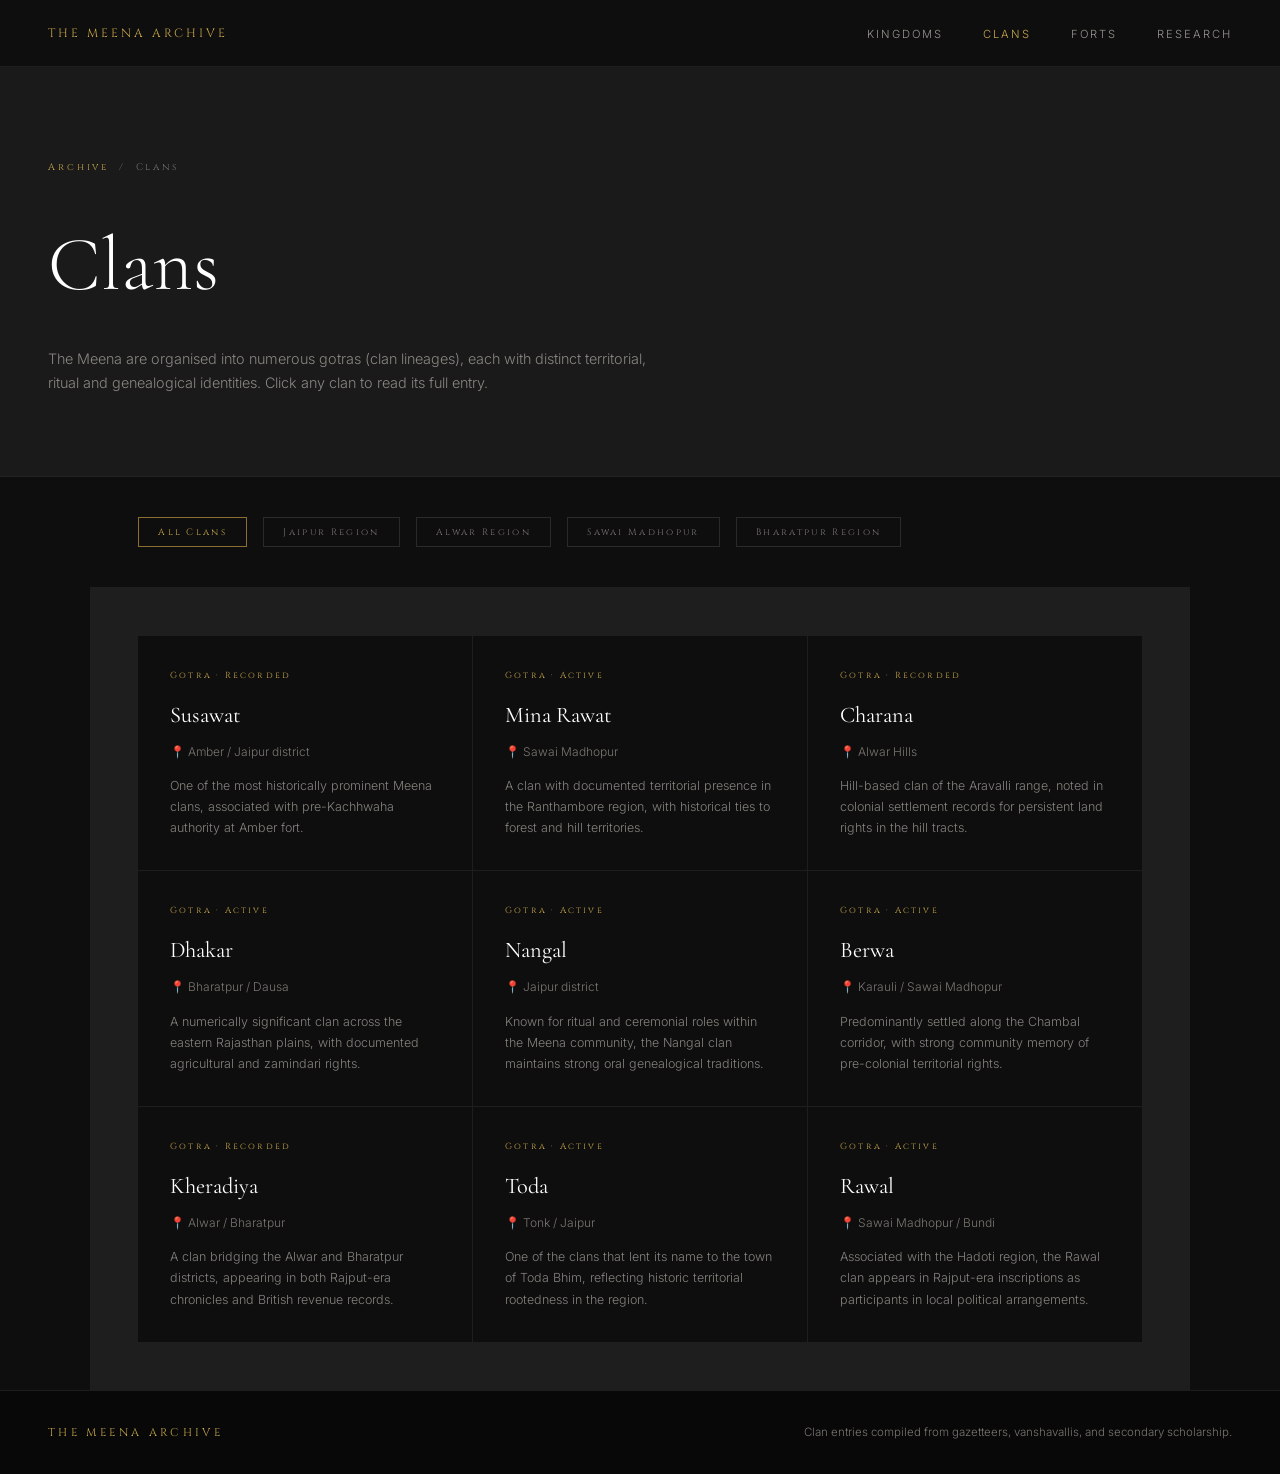
<file: clans.html>
<!DOCTYPE html>
<html lang="en">
<head>
  <meta charset="UTF-8"/>
  <meta name="viewport" content="width=device-width, initial-scale=1.0"/>
  <title>Clans — The Meena Archive</title>
  <link rel="preconnect" href="https://fonts.googleapis.com">
  <link href="https://fonts.googleapis.com/css2?family=Cormorant+Garamond:ital,wght@0,300;0,400;0,600;1,300;1,400&family=Cinzel:wght@400;600&family=Inter:wght@300;400&display=swap" rel="stylesheet">
  <style>
    *, *::before, *::after { box-sizing: border-box; margin: 0; padding: 0; }
    :root { --gold:#C9A84C; --gold-dim:#8a6e32; --ink:#0e0e0e; --stone:#1a1a1a; --ash:#2a2a2a; --parchment:#f2ead8; --text:#d4cfc6; --muted:#7a7570; }
    body { background: var(--ink); color: var(--text); font-family: 'Inter', sans-serif; font-weight: 300; line-height: 1.7; }

    nav { position: fixed; top: 0; left: 0; right: 0; z-index: 100; display: flex; align-items: center; justify-content: space-between; padding: 1.2rem 3rem; background: rgba(14,14,14,0.95); border-bottom: 1px solid #1e1e1e; }
    .nav-brand { font-family: 'Cinzel', serif; font-size: 0.75rem; letter-spacing: 0.25em; color: var(--gold); text-decoration: none; }
    .nav-links { display: flex; gap: 2.5rem; list-style: none; }
    .nav-links a { font-size: 0.7rem; letter-spacing: 0.18em; text-transform: uppercase; color: var(--text); text-decoration: none; opacity: 0.7; transition: opacity 0.3s, color 0.3s; }
    .nav-links a:hover, .nav-links a.active { opacity: 1; color: var(--gold); }

    .page-hero { padding: 10rem 3rem 5rem; background: var(--stone); border-bottom: 1px solid #222; }
    .breadcrumb { font-family: 'Cinzel', serif; font-size: 0.6rem; letter-spacing: 0.3em; color: var(--muted); margin-bottom: 1.5rem; }
    .breadcrumb a { color: var(--gold); text-decoration: none; }
    .page-title { font-family: 'Cormorant Garamond', serif; font-size: clamp(3rem, 6vw, 5rem); font-weight: 300; color: #fff; margin-bottom: 1rem; }
    .page-sub { font-size: 0.9rem; color: var(--text); opacity: 0.6; max-width: 600px; }

    .filter-bar { padding: 2.5rem 3rem; background: var(--ink); border-bottom: 1px solid #1e1e1e; display: flex; gap: 1rem; flex-wrap: wrap; max-width: 1100px; margin: 0 auto; }
    .filter-btn { font-family: 'Cinzel', serif; font-size: 0.58rem; letter-spacing: 0.25em; color: var(--muted); border: 1px solid #2a2a2a; padding: 0.5rem 1.2rem; cursor: pointer; background: none; transition: all 0.3s; }
    .filter-btn:hover, .filter-btn.active { color: var(--gold); border-color: var(--gold-dim); }

    .clans-grid { padding: 3rem; max-width: 1100px; margin: 0 auto; display: grid; grid-template-columns: repeat(3, 1fr); gap: 1px; background: #1e1e1e; }

    .clan-card { background: var(--ink); padding: 2rem; transition: background 0.3s; cursor: pointer; position: relative; overflow: hidden; }
    .clan-card::after { content: ''; position: absolute; top: 0; left: 0; width: 2px; height: 100%; background: var(--gold); transform: scaleY(0); transform-origin: top; transition: transform 0.4s ease; }
    .clan-card:hover { background: var(--stone); }
    .clan-card:hover::after { transform: scaleY(1); }
    .clan-name { font-family: 'Cormorant Garamond', serif; font-size: 1.4rem; font-weight: 400; color: #fff; margin-bottom: 0.5rem; }
    .clan-gotra { font-family: 'Cinzel', serif; font-size: 0.55rem; letter-spacing: 0.25em; color: var(--gold); margin-bottom: 0.8rem; display: block; }
    .clan-region { font-size: 0.75rem; color: var(--muted); margin-bottom: 0.8rem; }
    .clan-desc { font-size: 0.78rem; color: var(--text); opacity: 0.6; line-height: 1.7; }

    .clan-detail-modal {
      position: fixed; inset: 0; z-index: 200;
      background: rgba(0,0,0,0.85); display: none; align-items: center; justify-content: center;
      padding: 2rem;
    }
    .clan-detail-modal.open { display: flex; }
    .modal-inner { background: var(--stone); border: 1px solid #2a2a2a; border-left: 3px solid var(--gold); max-width: 700px; width: 100%; padding: 3rem; position: relative; max-height: 85vh; overflow-y: auto; }
    .modal-close { position: absolute; top: 1.5rem; right: 1.5rem; font-family: 'Cinzel', serif; font-size: 0.6rem; letter-spacing: 0.2em; color: var(--muted); cursor: pointer; background: none; border: none; }
    .modal-close:hover { color: var(--gold); }
    .modal-tag { font-family: 'Cinzel', serif; font-size: 0.55rem; letter-spacing: 0.3em; color: var(--gold); margin-bottom: 1rem; display: block; }
    .modal-title { font-family: 'Cormorant Garamond', serif; font-size: 2.2rem; font-weight: 300; color: #fff; margin-bottom: 1.5rem; }
    .modal-body p { font-size: 0.83rem; color: var(--text); opacity: 0.75; line-height: 1.9; margin-bottom: 1rem; }
    .modal-meta { display: grid; grid-template-columns: 1fr 1fr; gap: 1.5rem; margin-top: 2rem; border-top: 1px solid #2a2a2a; padding-top: 2rem; }
    .meta-item label { font-family: 'Cinzel', serif; font-size: 0.55rem; letter-spacing: 0.25em; color: var(--muted); display: block; margin-bottom: 0.3rem; }
    .meta-item span { font-size: 0.82rem; color: var(--text); }

    footer { background: #080808; padding: 2rem 3rem; border-top: 1px solid #1e1e1e; display: flex; align-items: center; justify-content: space-between; flex-wrap: wrap; gap: 1rem; }
    .footer-brand { font-family: 'Cinzel', serif; font-size: 0.7rem; letter-spacing: 0.3em; color: var(--gold); }
    .footer-note { font-size: 0.72rem; color: var(--muted); }

    @media(max-width:768px) {
      nav { padding: 1rem 1.5rem; } .nav-links { display:none; }
      .clans-grid { grid-template-columns: 1fr; padding: 2rem 1.5rem; }
      .filter-bar { padding: 1.5rem; }
      .modal-meta { grid-template-columns: 1fr; }
    }
  </style>
</head>
<body>

  <nav>
    <a href="index.html" class="nav-brand">THE MEENA ARCHIVE</a>
    <ul class="nav-links">
      <li><a href="kingdoms.html">Kingdoms</a></li>
      <li><a href="clans.html" class="active">Clans</a></li>
      <li><a href="forts.html">Forts</a></li>
      <li><a href="research.html">Research</a></li>
    </ul>
  </nav>

  <div class="page-hero">
    <p class="breadcrumb"><a href="index.html">Archive</a> &nbsp;/&nbsp; Clans</p>
    <h1 class="page-title">Clans</h1>
    <p class="page-sub">The Meena are organised into numerous gotras (clan lineages), each with distinct territorial, ritual and genealogical identities. Click any clan to read its full entry.</p>
  </div>

  <div class="filter-bar">
    <button class="filter-btn active" onclick="filterClans('all', this)">All Clans</button>
    <button class="filter-btn" onclick="filterClans('jaipur', this)">Jaipur Region</button>
    <button class="filter-btn" onclick="filterClans('alwar', this)">Alwar Region</button>
    <button class="filter-btn" onclick="filterClans('sawai', this)">Sawai Madhopur</button>
    <button class="filter-btn" onclick="filterClans('bharatpur', this)">Bharatpur Region</button>
  </div>

  <div class="clans-grid" id="clans-grid">

    <div class="clan-card" data-region="jaipur" onclick="openModal('susawat')">
      <span class="clan-gotra">Gotra · Recorded</span>
      <div class="clan-name">Susawat</div>
      <div class="clan-region">📍 Amber / Jaipur district</div>
      <p class="clan-desc">One of the most historically prominent Meena clans, associated with pre-Kachhwaha authority at Amber fort.</p>
    </div>

    <div class="clan-card" data-region="sawai" onclick="openModal('mina-rawat')">
      <span class="clan-gotra">Gotra · Active</span>
      <div class="clan-name">Mina Rawat</div>
      <div class="clan-region">📍 Sawai Madhopur</div>
      <p class="clan-desc">A clan with documented territorial presence in the Ranthambore region, with historical ties to forest and hill territories.</p>
    </div>

    <div class="clan-card" data-region="alwar" onclick="openModal('charana')">
      <span class="clan-gotra">Gotra · Recorded</span>
      <div class="clan-name">Charana</div>
      <div class="clan-region">📍 Alwar Hills</div>
      <p class="clan-desc">Hill-based clan of the Aravalli range, noted in colonial settlement records for persistent land rights in the hill tracts.</p>
    </div>

    <div class="clan-card" data-region="bharatpur" onclick="openModal('dhakar')">
      <span class="clan-gotra">Gotra · Active</span>
      <div class="clan-name">Dhakar</div>
      <div class="clan-region">📍 Bharatpur / Dausa</div>
      <p class="clan-desc">A numerically significant clan across the eastern Rajasthan plains, with documented agricultural and zamindari rights.</p>
    </div>

    <div class="clan-card" data-region="jaipur" onclick="openModal('nangal')">
      <span class="clan-gotra">Gotra · Active</span>
      <div class="clan-name">Nangal</div>
      <div class="clan-region">📍 Jaipur district</div>
      <p class="clan-desc">Known for ritual and ceremonial roles within the Meena community, the Nangal clan maintains strong oral genealogical traditions.</p>
    </div>

    <div class="clan-card" data-region="sawai" onclick="openModal('berwa')">
      <span class="clan-gotra">Gotra · Active</span>
      <div class="clan-name">Berwa</div>
      <div class="clan-region">📍 Karauli / Sawai Madhopur</div>
      <p class="clan-desc">Predominantly settled along the Chambal corridor, with strong community memory of pre-colonial territorial rights.</p>
    </div>

    <div class="clan-card" data-region="alwar" onclick="openModal('kheradiya')">
      <span class="clan-gotra">Gotra · Recorded</span>
      <div class="clan-name">Kheradiya</div>
      <div class="clan-region">📍 Alwar / Bharatpur</div>
      <p class="clan-desc">A clan bridging the Alwar and Bharatpur districts, appearing in both Rajput-era chronicles and British revenue records.</p>
    </div>

    <div class="clan-card" data-region="jaipur" onclick="openModal('toda')">
      <span class="clan-gotra">Gotra · Active</span>
      <div class="clan-name">Toda</div>
      <div class="clan-region">📍 Tonk / Jaipur</div>
      <p class="clan-desc">One of the clans that lent its name to the town of Toda Bhim, reflecting historic territorial rootedness in the region.</p>
    </div>

    <div class="clan-card" data-region="sawai" onclick="openModal('rawal')">
      <span class="clan-gotra">Gotra · Active</span>
      <div class="clan-name">Rawal</div>
      <div class="clan-region">📍 Sawai Madhopur / Bundi</div>
      <p class="clan-desc">Associated with the Hadoti region, the Rawal clan appears in Rajput-era inscriptions as participants in local political arrangements.</p>
    </div>

  </div>

  <!-- MODAL -->
  <div class="clan-detail-modal" id="clanModal" onclick="closeModal(event)">
    <div class="modal-inner">
      <button class="modal-close" onclick="closeModalDirect()">✕ Close</button>
      <span class="modal-tag" id="modal-tag">Clan Entry</span>
      <h2 class="modal-title" id="modal-title">—</h2>
      <div class="modal-body" id="modal-body"></div>
      <div class="modal-meta" id="modal-meta"></div>
    </div>
  </div>

  <footer>
    <div class="footer-brand">THE MEENA ARCHIVE</div>
    <p class="footer-note">Clan entries compiled from gazetteers, vanshavallis, and secondary scholarship.</p>
  </footer>

  <script>
    const clans = {
      susawat: {
        tag: 'Clan · Jaipur Region · Pre-11th century',
        title: 'Susawat',
        body: `<p>The Susawat clan of the Meena is historically associated with the Amber region of present-day Jaipur district. They are traditionally credited as the original holders of the Amber hill fort before the Kachhwaha Rajput clans established their dominance over the territory, a transition that local traditions place somewhere in the 10th–12th centuries CE.</p>
        <p>Even after the political transition, Susawat Meena retained roles as gatekeepers and ritual custodians at the Amber fort complex — a form of symbolic continuity that persisted into the Mughal era. Colonial gazetteers of the late 19th century document Susawat settlements across Jaipur district.</p>
        <p>The clan's oral genealogies (vanshavallis) preserved by community bards represent one of the few internally generated historical sources for early Meena political presence in the Dhundhar region.</p>`,
        meta: { 'Primary Territory': 'Amber / Jaipur district', 'Period of Documented Presence': 'Pre-11th century CE onwards', 'Key Sources': 'Colonial gazetteers, community vanshavallis', 'Current Distribution': 'Jaipur, Dausa districts' }
      },
      'mina-rawat': {
        tag: 'Clan · Sawai Madhopur Region · Medieval–Present',
        title: 'Mina Rawat',
        body: `<p>The Mina Rawat clan has historically been associated with the Ranthambore region of Sawai Madhopur, one of the most strategically significant hill territories in eastern Rajasthan. The fort of Ranthambore — later associated with Chahamana (Chauhan) Rajput resistance against the Delhi Sultanate — was an area of significant Meena territorial presence.</p>
        <p>This clan appears in colonial settlement records as holders of rights in forest tracts adjacent to the Ranthambore hills, and community memory preserves accounts of interaction with successive political authorities — Rajput, Mughal, and British.</p>`,
        meta: { 'Primary Territory': 'Sawai Madhopur, Ranthambore corridor', 'Period': 'Medieval onwards', 'Key Sources': 'British settlement reports, oral traditions', 'Current Distribution': 'Sawai Madhopur, Karauli' }
      },
      charana: {
        tag: 'Clan · Alwar Region · Medieval–Present',
        title: 'Charana',
        body: `<p>The Charana Meena are predominantly settled in the Aravalli hill tracts of Alwar district. The hill terrain provided this clan with a degree of autonomy that plains-based communities rarely maintained through successive political transitions.</p>
        <p>British revenue settlement records from the 1860s–1890s document Charana Meena as holders of hill-tract rights that predated British administration. Negotiations over these rights form part of the broader colonial history of tribal land tenure in Rajasthan.</p>`,
        meta: { 'Primary Territory': 'Alwar Hills, Aravalli range', 'Period': 'Medieval onwards', 'Key Sources': 'Alwar State Gazetteer, British settlement reports', 'Current Distribution': 'Alwar, Bharatpur districts' }
      },
      dhakar: {
        tag: 'Clan · Bharatpur / Dausa Region · Medieval–Present',
        title: 'Dhakar',
        body: `<p>The Dhakar are among the more numerically significant Meena clans of the eastern Rajasthan plains. Their historical presence spans Bharatpur and Dausa districts, with documented rights as zamindars and agricultural settlement holders.</p>
        <p>The clan's position in the plains-agrarian economy — as distinct from hill-based clans — meant earlier and deeper integration with successive revenue extraction systems, from Mughal mansabdari to colonial settlement.</p>`,
        meta: { 'Primary Territory': 'Bharatpur, Dausa districts', 'Period': 'Medieval onwards', 'Key Sources': 'Mughal revenue records, colonial gazetteers', 'Current Distribution': 'Bharatpur, Dausa, Alwar' }
      },
      nangal: {
        tag: 'Clan · Jaipur Region · Present',
        title: 'Nangal',
        body: `<p>The Nangal clan is known within Meena community memory for its custodial and ritual roles. The oral genealogical traditions maintained by Nangal elders have been an important source for reconstructing Meena kinship structures and territorial histories.</p>
        <p>Settlement patterns suggest concentration in Jaipur district, with the clan playing roles in community religious organization through the historical period.</p>`,
        meta: { 'Primary Territory': 'Jaipur district', 'Period': 'Historically continuous', 'Key Sources': 'Community oral traditions', 'Current Distribution': 'Jaipur, Tonk districts' }
      },
      berwa: {
        tag: 'Clan · Chambal Corridor · Medieval–Present',
        title: 'Berwa',
        body: `<p>The Berwa Meena are settled along the Chambal corridor and in the Karauli–Sawai Madhopur region. Community historical memory places the Berwa among those clans that maintained territorial rights in the ravine-and-valley landscape of the Chambal basin through significant political transitions.</p>
        <p>The Chambal's geographic character — its deep ravines providing natural refuge — has shaped the Berwa clan's historical relationship with state authority in distinctive ways.</p>`,
        meta: { 'Primary Territory': 'Karauli, Chambal basin', 'Period': 'Medieval onwards', 'Key Sources': 'British criminal tribe records (contested), oral traditions', 'Current Distribution': 'Karauli, Sawai Madhopur' }
      },
      kheradiya: {
        tag: 'Clan · Alwar / Bharatpur · Recorded',
        title: 'Kheradiya',
        body: `<p>The Kheradiya clan occupies the transitional zone between the Alwar and Bharatpur districts, an area that historically bridged hill-based and plains-based Meena settlement patterns. Their appearance in both Rajput-era chronicles and British-era revenue documents points to a long presence in this corridor.</p>`,
        meta: { 'Primary Territory': 'Alwar–Bharatpur corridor', 'Period': 'Medieval onwards', 'Key Sources': 'State chronicles, revenue records', 'Current Distribution': 'Alwar, Bharatpur' }
      },
      toda: {
        tag: 'Clan · Tonk / Jaipur Region · Active',
        title: 'Toda',
        body: `<p>The Toda clan is of particular toponymic significance: the town of Toda Bhim in Karauli district is traditionally associated with Meena settlement and likely preserves a Meena clan name in its toponym. This kind of place-name evidence is often the only indicator of pre-Rajput Meena territorial presence in a given location.</p>`,
        meta: { 'Primary Territory': 'Tonk, Karauli, Jaipur districts', 'Period': 'Medieval onwards', 'Key Sources': 'Toponymic evidence, community memory', 'Current Distribution': 'Tonk, Jaipur, Karauli' }
      },
      rawal: {
        tag: 'Clan · Hadoti Region · Active',
        title: 'Rawal',
        body: `<p>The Rawal clan of the Meena is concentrated in the Sawai Madhopur and Bundi corridor, the transition zone between eastern Rajasthan and the Hadoti region. They appear in Rajput-era inscriptions as participants in local political arrangements, suggesting integration into the regional political economy while maintaining distinct community identity.</p>`,
        meta: { 'Primary Territory': 'Sawai Madhopur, Bundi', 'Period': 'Medieval onwards', 'Key Sources': 'Rajput inscriptions, community records', 'Current Distribution': 'Sawai Madhopur, Bundi, Kota' }
      }
    };

    function openModal(id) {
      const c = clans[id];
      if (!c) return;
      document.getElementById('modal-tag').textContent = c.tag;
      document.getElementById('modal-title').textContent = c.title;
      document.getElementById('modal-body').innerHTML = c.body;
      const meta = document.getElementById('modal-meta');
      meta.innerHTML = Object.entries(c.meta).map(([k,v]) => `<div class="meta-item"><label>${k}</label><span>${v}</span></div>`).join('');
      document.getElementById('clanModal').classList.add('open');
      document.body.style.overflow = 'hidden';
    }
    function closeModal(e) { if (e.target.id === 'clanModal') closeModalDirect(); }
    function closeModalDirect() { document.getElementById('clanModal').classList.remove('open'); document.body.style.overflow = ''; }

    function filterClans(region, btn) {
      document.querySelectorAll('.filter-btn').forEach(b => b.classList.remove('active'));
      btn.classList.add('active');
      document.querySelectorAll('.clan-card').forEach(card => {
        card.style.display = (region === 'all' || card.dataset.region === region) ? 'block' : 'none';
      });
    }
  </script>
</body>
</html>
</file>
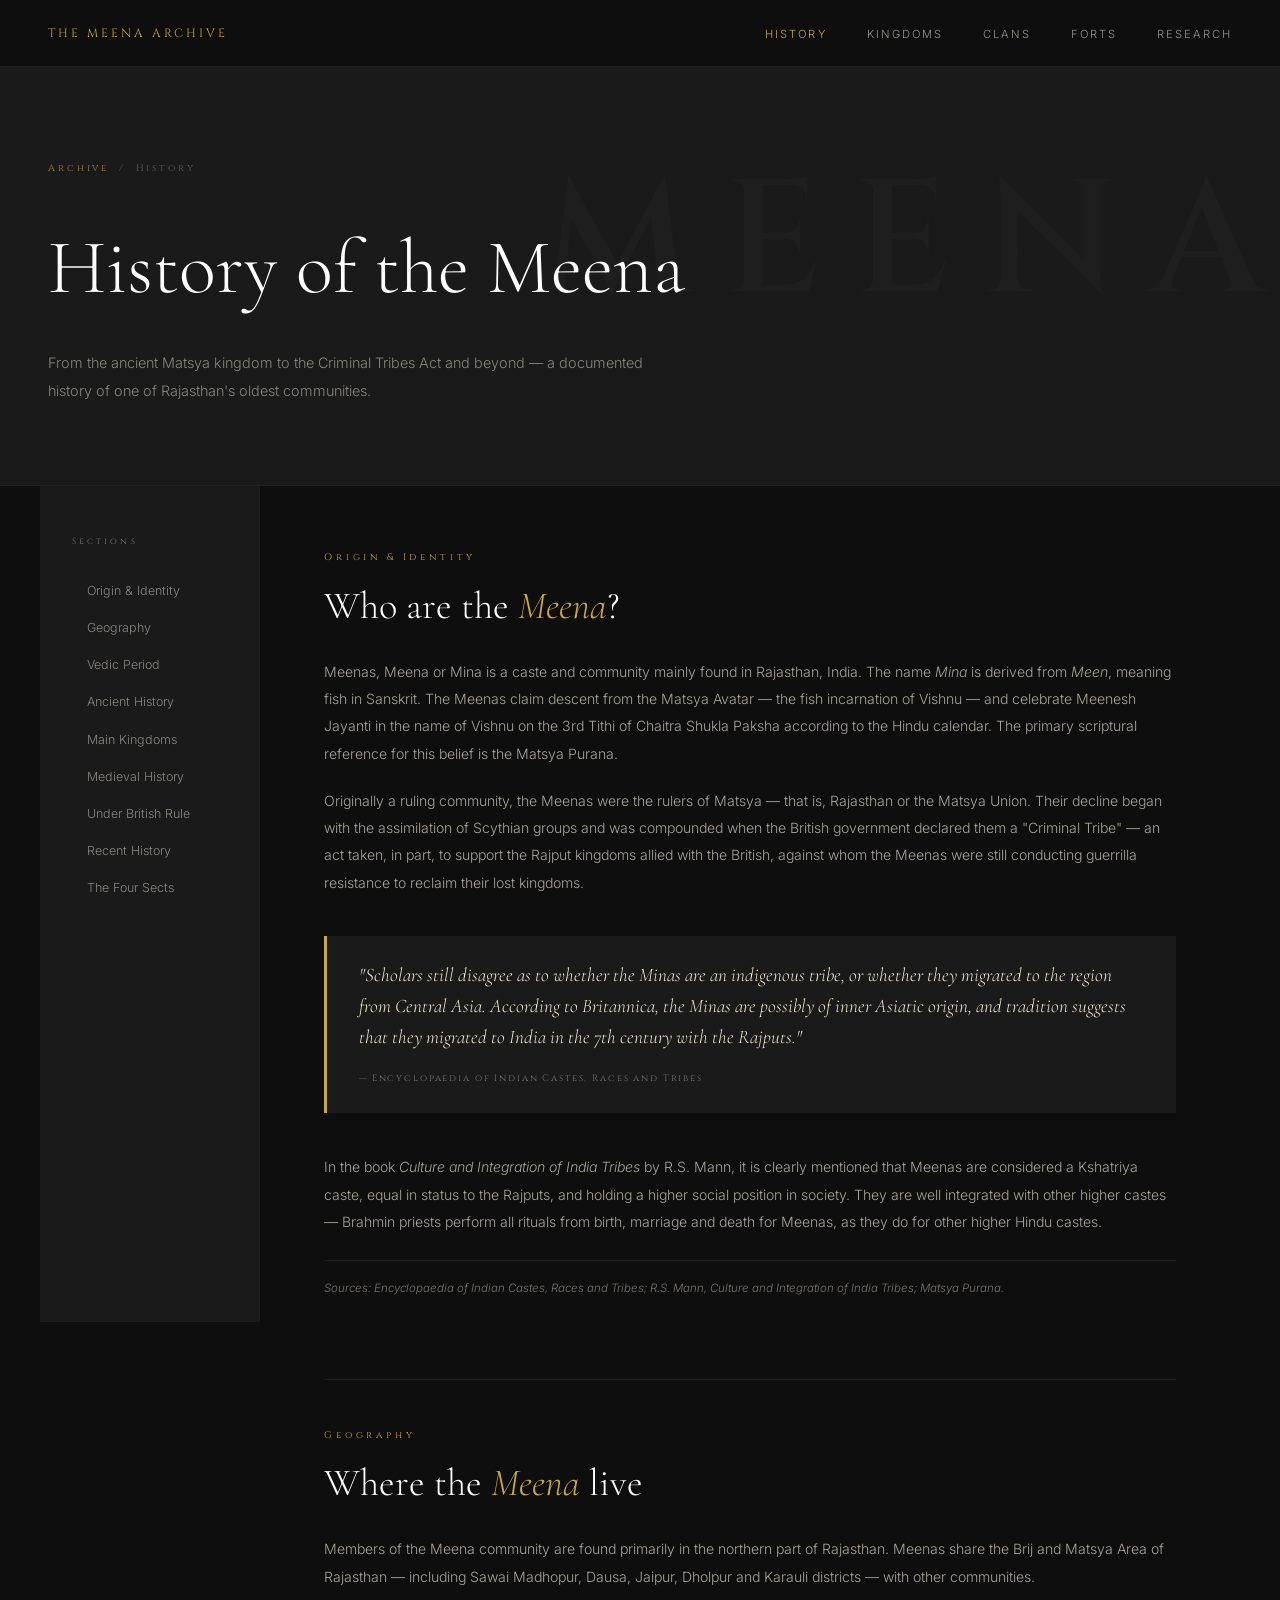
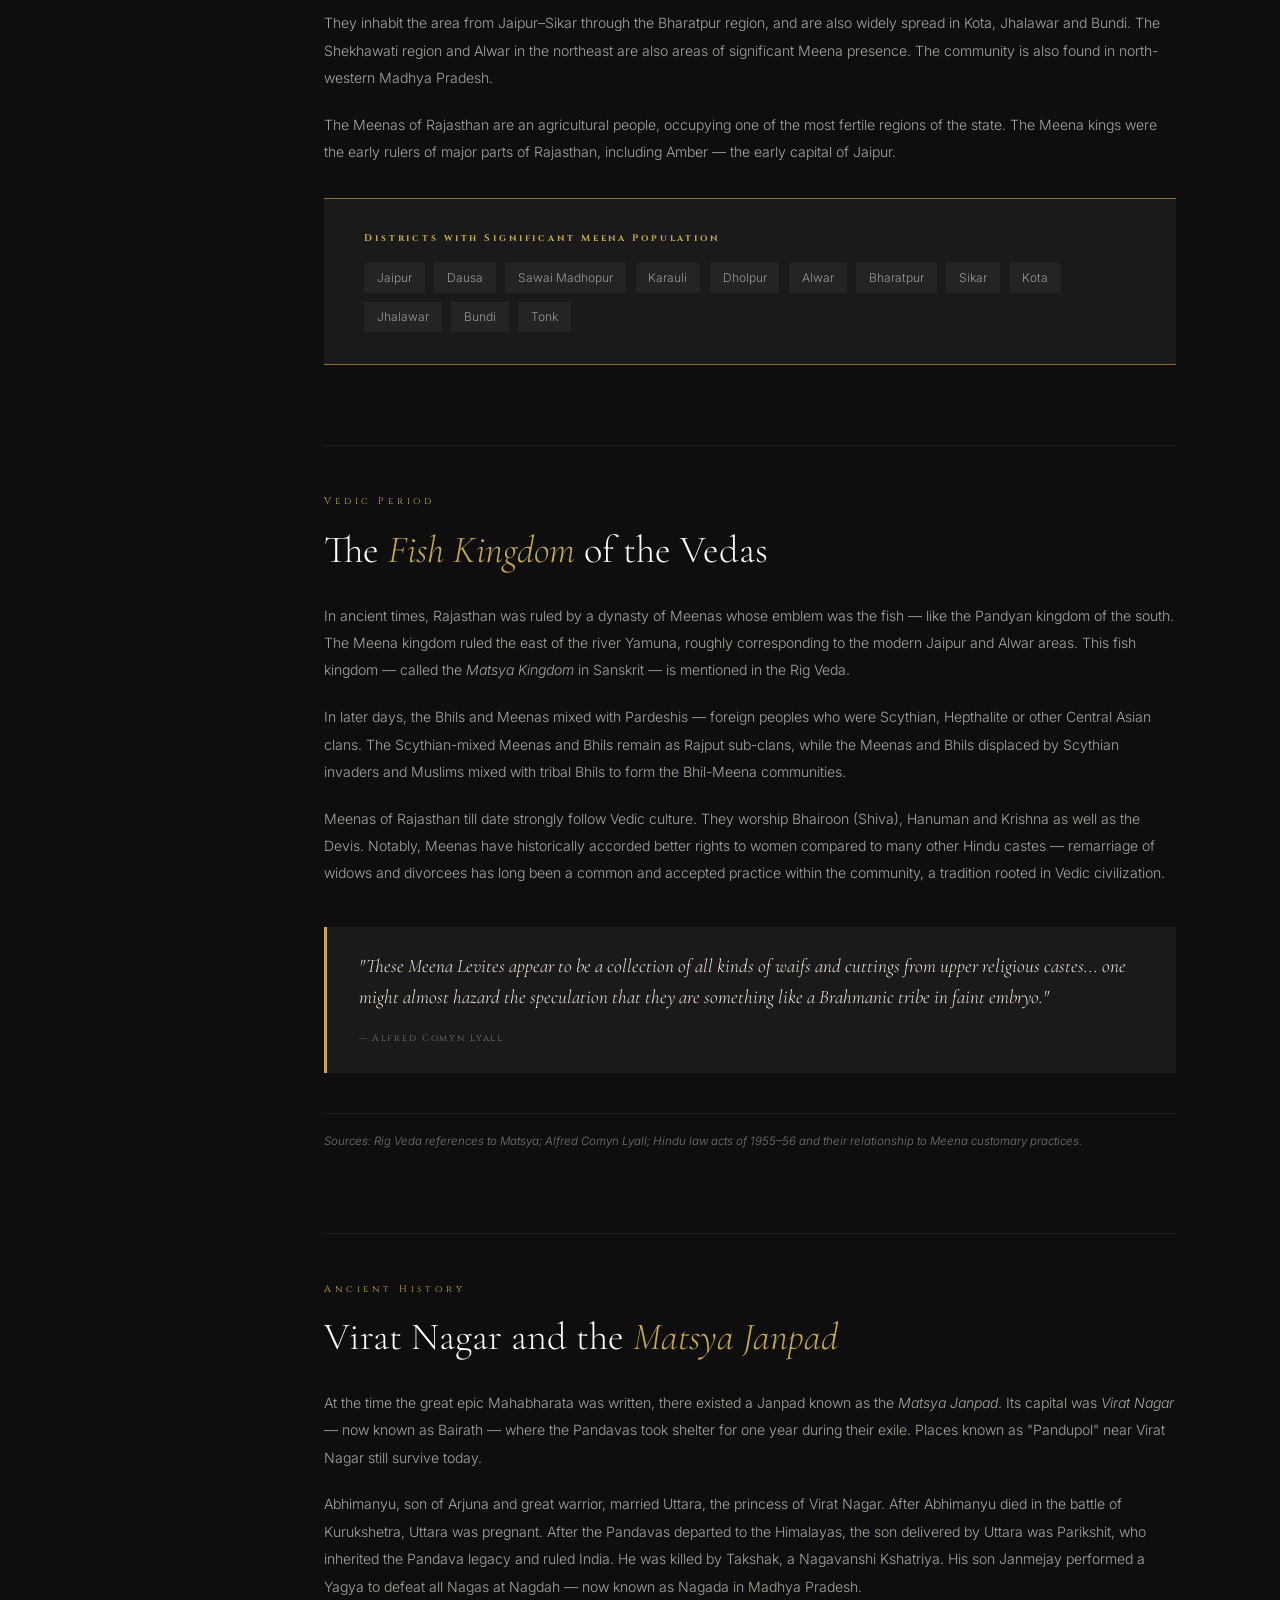
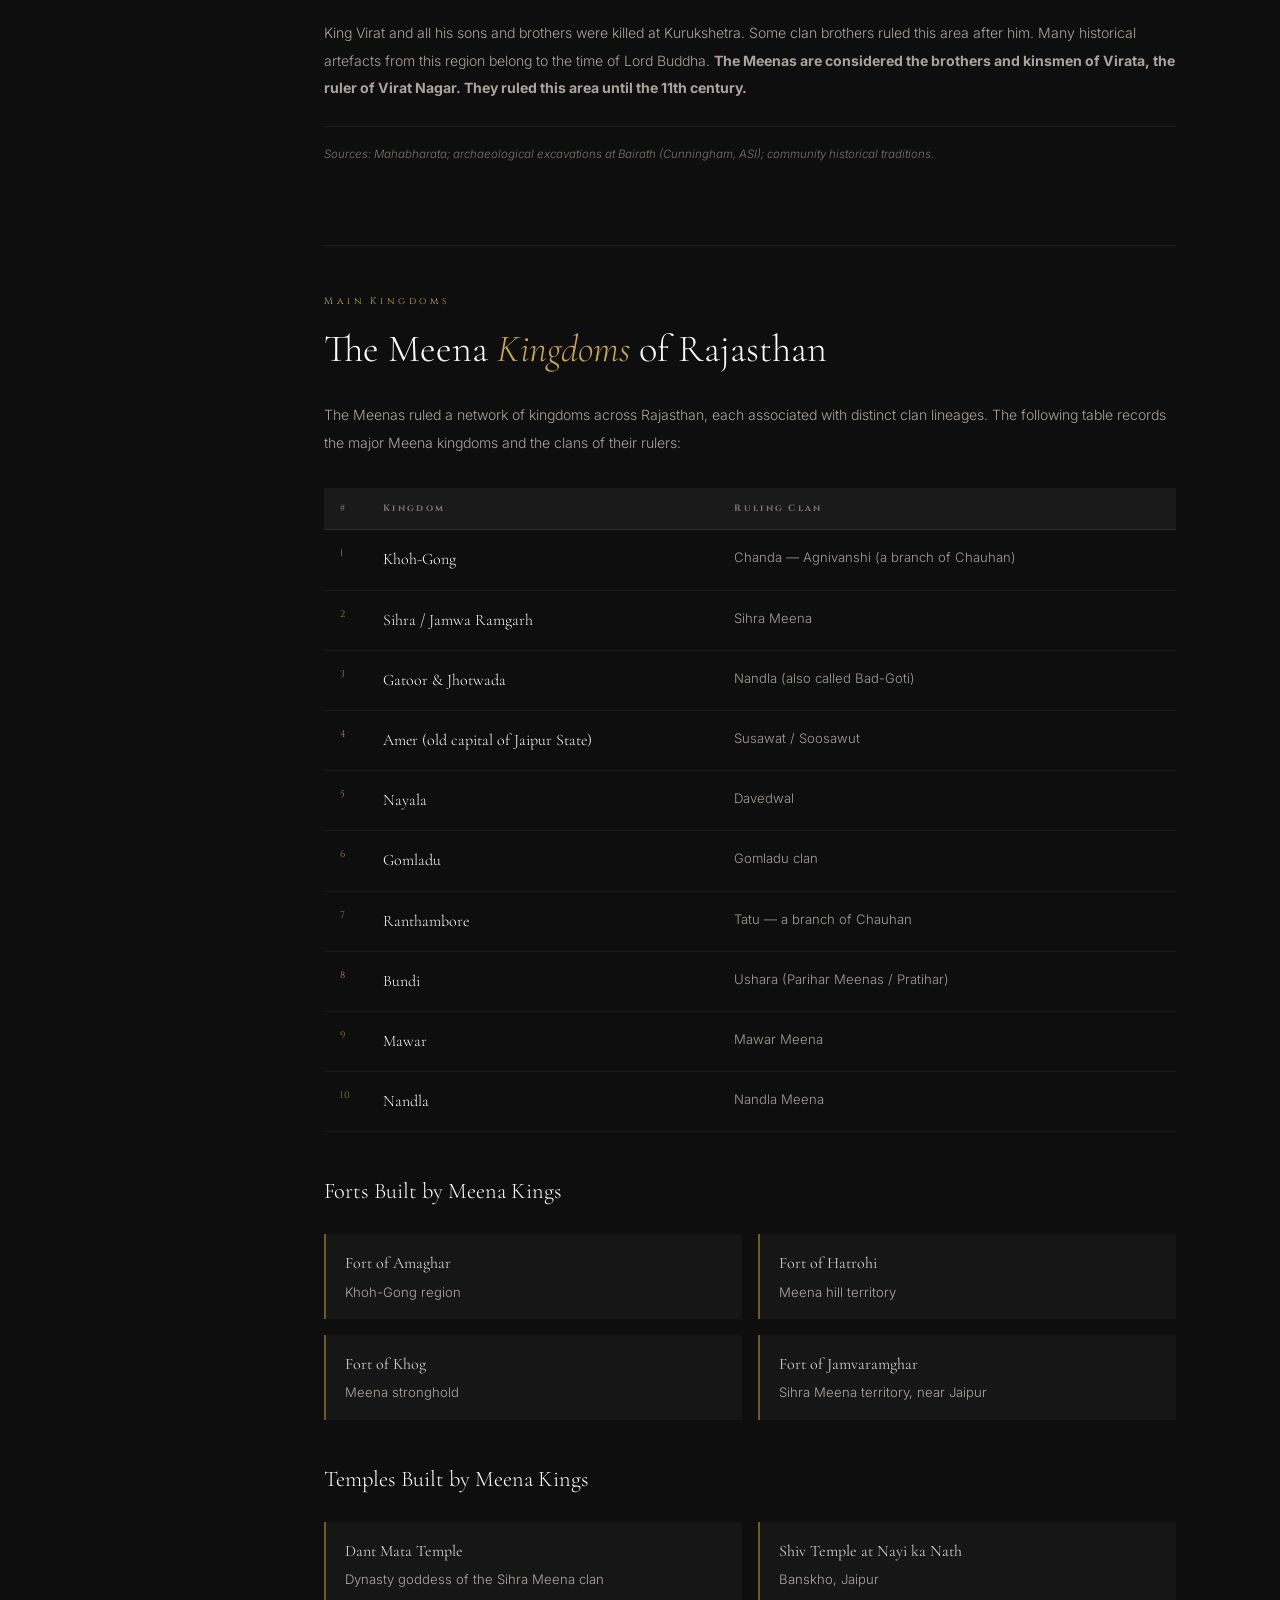
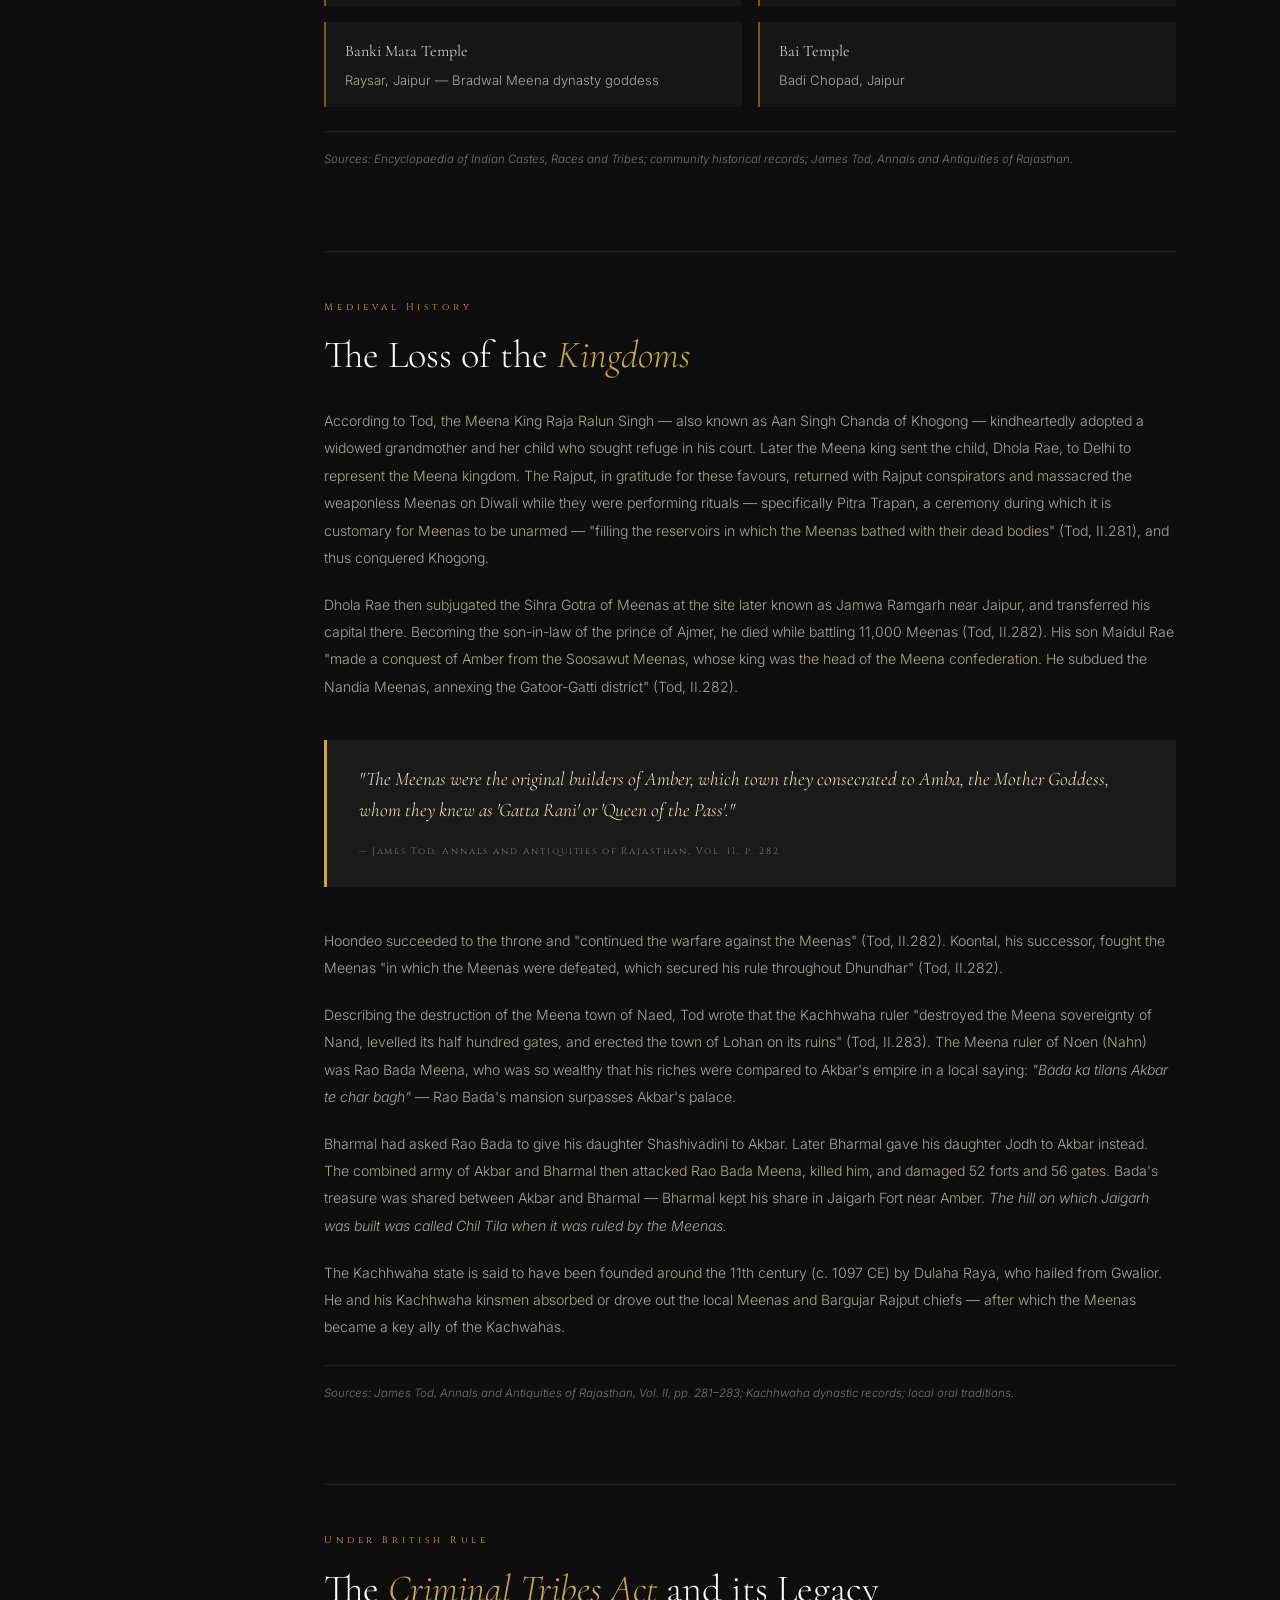
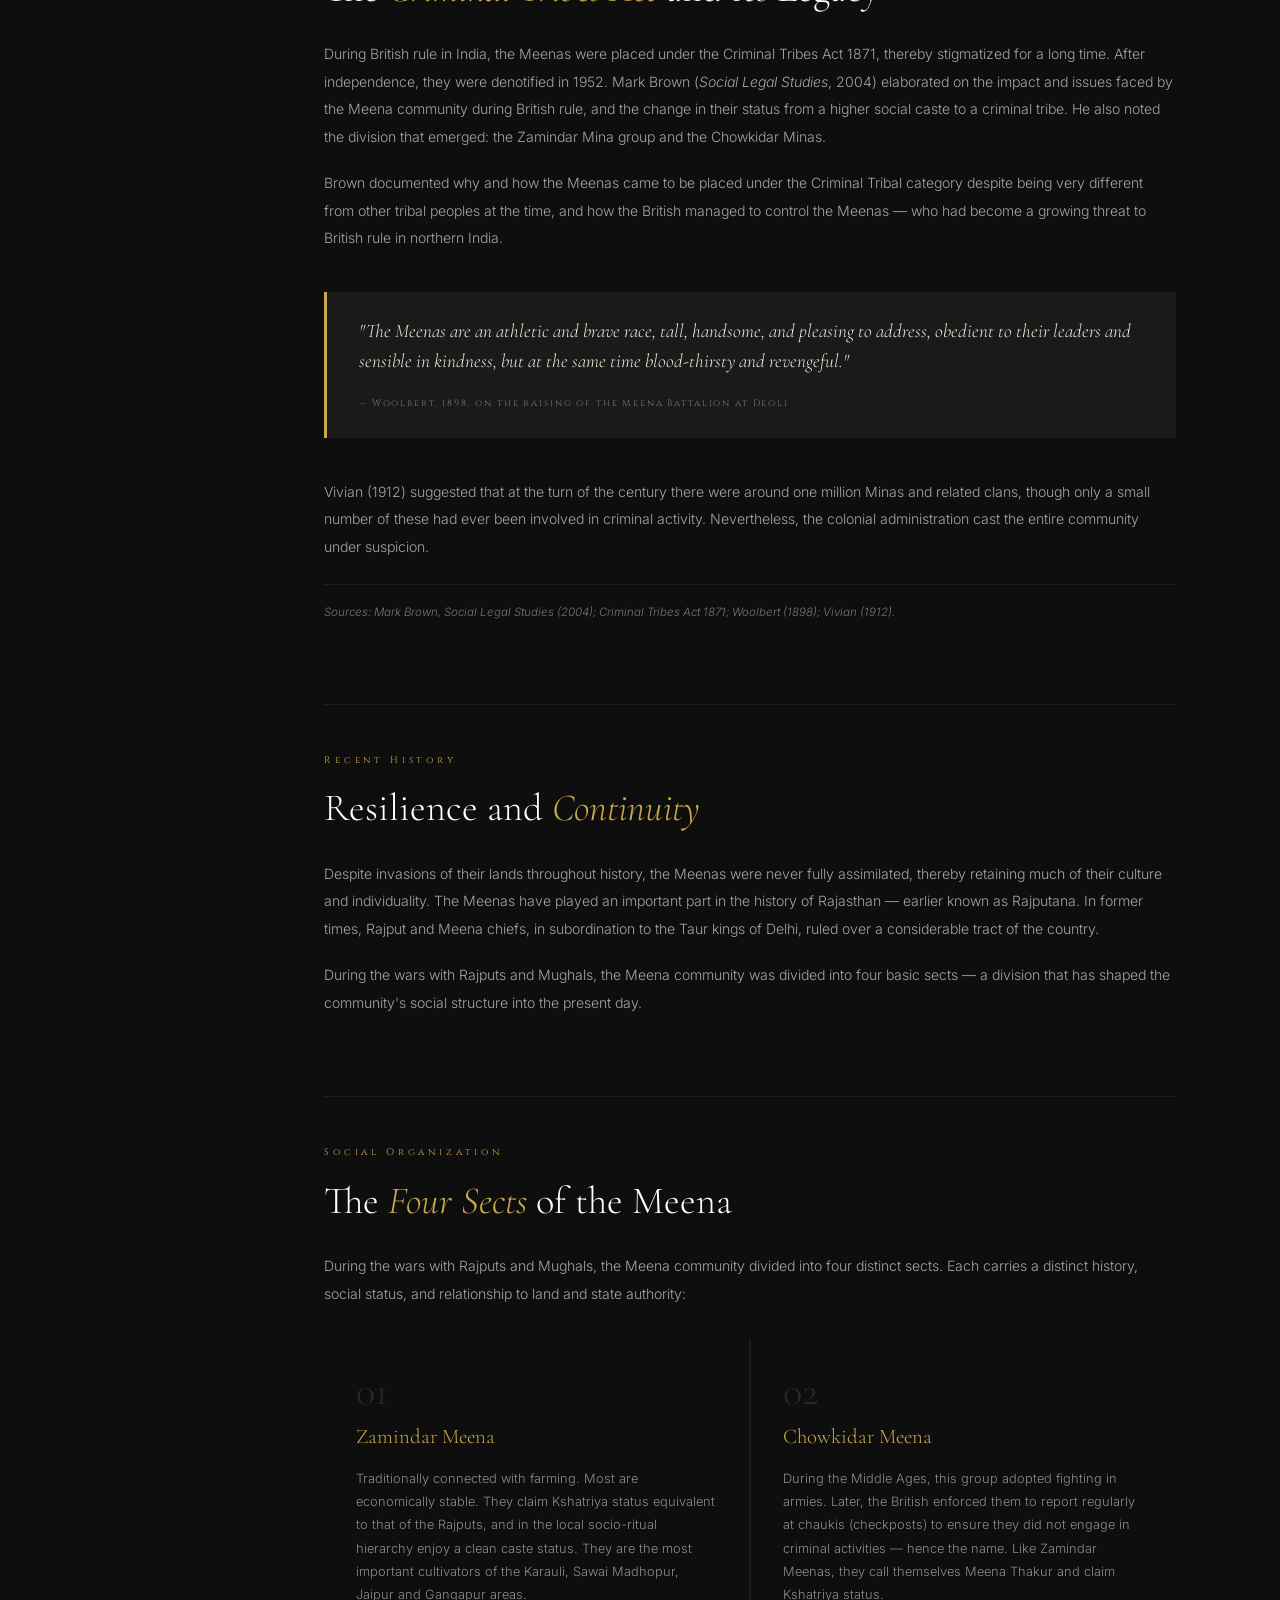
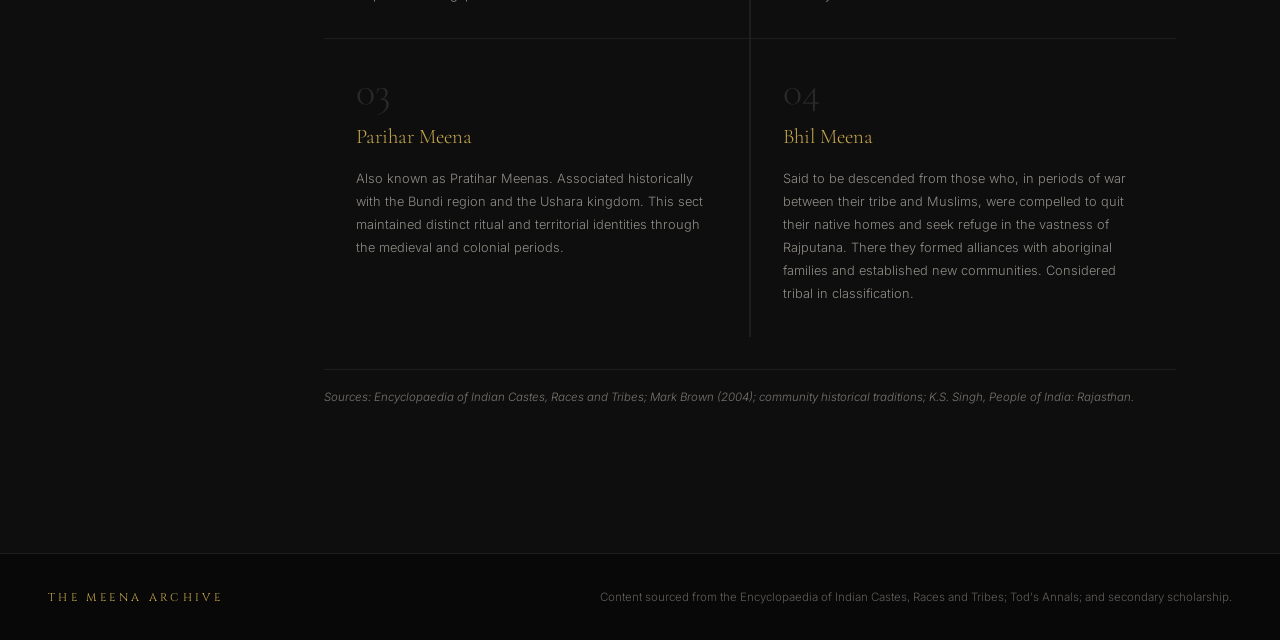
<file: history.html>
<!DOCTYPE html>
<html lang="en">
<head>
  <meta charset="UTF-8"/>
  <meta name="viewport" content="width=device-width, initial-scale=1.0"/>
  <title>History — The Meena Archive</title>
  <link rel="preconnect" href="https://fonts.googleapis.com">
  <link href="https://fonts.googleapis.com/css2?family=Cormorant+Garamond:ital,wght@0,300;0,400;0,600;1,300;1,400&family=Cinzel:wght@400;600&family=Inter:wght@300;400&display=swap" rel="stylesheet">
  <style>
    *, *::before, *::after { box-sizing: border-box; margin: 0; padding: 0; }
    :root { --gold:#C9A84C; --gold-dim:#8a6e32; --ink:#0e0e0e; --stone:#1a1a1a; --ash:#2a2a2a; --parchment:#f2ead8; --text:#d4cfc6; --muted:#7a7570; }
    body { background: var(--ink); color: var(--text); font-family: 'Inter', sans-serif; font-weight: 300; line-height: 1.7; }

    nav {
      position: fixed; top: 0; left: 0; right: 0; z-index: 100;
      display: flex; align-items: center; justify-content: space-between;
      padding: 1.2rem 3rem;
      background: rgba(14,14,14,0.95); border-bottom: 1px solid #1e1e1e;
    }
    .nav-brand { font-family: 'Cinzel', serif; font-size: 0.75rem; letter-spacing: 0.25em; color: var(--gold); text-decoration: none; }
    .nav-links { display: flex; gap: 2.5rem; list-style: none; }
    .nav-links a { font-size: 0.7rem; letter-spacing: 0.18em; text-transform: uppercase; color: var(--text); text-decoration: none; opacity: 0.7; transition: opacity 0.3s, color 0.3s; }
    .nav-links a:hover, .nav-links a.active { opacity: 1; color: var(--gold); }

    /* PAGE HERO */
    .page-hero {
      padding: 10rem 3rem 5rem;
      background: var(--stone);
      border-bottom: 1px solid #222;
      position: relative; overflow: hidden;
    }
    .page-hero::after {
      content: 'MEENA';
      position: absolute; right: -1rem; top: 50%; transform: translateY(-50%);
      font-family: 'Cinzel', serif; font-size: 10rem; font-weight: 600;
      color: #1e1e1e; letter-spacing: 0.2em; pointer-events: none; white-space: nowrap;
    }
    .breadcrumb { font-family: 'Cinzel', serif; font-size: 0.6rem; letter-spacing: 0.3em; color: var(--muted); margin-bottom: 1.5rem; position: relative; z-index: 1; }
    .breadcrumb a { color: var(--gold); text-decoration: none; }
    .page-title { font-family: 'Cormorant Garamond', serif; font-size: clamp(3rem, 6vw, 5rem); font-weight: 300; color: #fff; margin-bottom: 1rem; position: relative; z-index: 1; }
    .page-sub { font-size: 0.9rem; color: var(--text); opacity: 0.6; max-width: 600px; position: relative; z-index: 1; }

    /* LAYOUT */
    .history-layout {
      display: grid; grid-template-columns: 220px 1fr;
      max-width: 1200px; margin: 0 auto;
    }

    /* SIDEBAR */
    .sidebar {
      background: var(--stone); border-right: 1px solid #1e1e1e;
      padding: 3rem 2rem;
      position: sticky; top: 64px; height: calc(100vh - 64px); overflow-y: auto;
    }
    .sidebar-label { font-family: 'Cinzel', serif; font-size: 0.55rem; letter-spacing: 0.35em; color: var(--muted); margin-bottom: 1.5rem; display: block; }
    .sidebar-nav { list-style: none; }
    .sidebar-nav li { margin-bottom: 0.2rem; }
    .sidebar-nav a { font-size: 0.78rem; color: var(--text); opacity: 0.6; text-decoration: none; padding: 0.4rem 0.8rem; display: block; border-left: 2px solid transparent; transition: all 0.3s; }
    .sidebar-nav a:hover, .sidebar-nav a.active { opacity: 1; color: var(--gold); border-left-color: var(--gold); background: rgba(201,168,76,0.05); }

    /* CONTENT */
    .history-content { padding: 4rem 4rem; }

    .history-section { margin-bottom: 5rem; scroll-margin-top: 90px; }

    .section-eyebrow { font-family: 'Cinzel', serif; font-size: 0.6rem; letter-spacing: 0.4em; color: var(--gold); display: block; margin-bottom: 1rem; }
    .section-title { font-family: 'Cormorant Garamond', serif; font-size: 2.4rem; font-weight: 300; color: #fff; margin-bottom: 1.8rem; line-height: 1.2; }
    .section-title em { font-style: italic; color: var(--gold); }

    p { font-size: 0.88rem; color: var(--text); opacity: 0.78; line-height: 1.95; margin-bottom: 1.2rem; }
    p:last-child { margin-bottom: 0; }

    /* PULL QUOTE */
    .pull-quote {
      border-left: 3px solid var(--gold);
      padding: 1.5rem 2rem; margin: 2.5rem 0;
      background: var(--stone);
    }
    .pull-quote p {
      font-family: 'Cormorant Garamond', serif;
      font-size: 1.2rem; font-style: italic; font-weight: 300;
      color: var(--parchment); opacity: 1; margin: 0 0 0.6rem;
      line-height: 1.6;
    }
    .pull-quote cite { font-family: 'Cinzel', serif; font-size: 0.58rem; letter-spacing: 0.2em; color: var(--muted); font-style: normal; }

    /* KINGDOMS TABLE */
    .kingdoms-table { width: 100%; border-collapse: collapse; margin: 2rem 0; }
    .kingdoms-table th {
      font-family: 'Cinzel', serif; font-size: 0.58rem; letter-spacing: 0.25em;
      color: var(--muted); text-align: left; padding: 0.8rem 1rem;
      border-bottom: 1px solid #2a2a2a; background: var(--stone);
    }
    .kingdoms-table td {
      font-size: 0.82rem; color: var(--text); opacity: 0.75;
      padding: 1rem 1rem; border-bottom: 1px solid #1a1a1a;
      vertical-align: top;
    }
    .kingdoms-table tr:hover td { background: #131313; opacity: 1; }
    .kingdoms-table td:first-child { color: var(--gold); font-family: 'Cinzel', serif; font-size: 0.6rem; letter-spacing: 0.1em; width: 40px; }
    .kingdoms-table td:nth-child(2) { font-family: 'Cormorant Garamond', serif; font-size: 1rem; color: #fff; opacity: 1; }

    /* FORTS LIST */
    .forts-built { display: grid; grid-template-columns: 1fr 1fr; gap: 1rem; margin: 1.5rem 0; }
    .fort-item {
      background: var(--stone); padding: 1rem 1.2rem;
      border-left: 2px solid var(--gold-dim);
      font-size: 0.82rem; color: var(--text); opacity: 0.8;
    }
    .fort-item strong { display: block; font-family: 'Cormorant Garamond', serif; font-size: 1rem; color: #fff; font-weight: 400; margin-bottom: 0.2rem; }

    /* SECTS */
    .sects-grid { display: grid; grid-template-columns: 1fr 1fr; gap: 1.5px; background: #1e1e1e; margin: 2rem 0; }
    .sect-card { background: var(--ink); padding: 2rem; }
    .sect-num { font-family: 'Cormorant Garamond', serif; font-size: 2.5rem; color: var(--ash); line-height: 1; margin-bottom: 0.5rem; }
    .sect-name { font-family: 'Cormorant Garamond', serif; font-size: 1.3rem; color: var(--gold); margin-bottom: 0.8rem; }
    .sect-desc { font-size: 0.8rem; color: var(--text); opacity: 0.65; line-height: 1.8; }

    /* GEO BOX */
    .geo-box { background: var(--stone); padding: 2rem 2.5rem; margin: 2rem 0; border-top: 1px solid var(--gold-dim); border-bottom: 1px solid var(--gold-dim); }
    .geo-box h4 { font-family: 'Cinzel', serif; font-size: 0.6rem; letter-spacing: 0.3em; color: var(--gold); margin-bottom: 1rem; }
    .geo-tags { display: flex; gap: 0.6rem; flex-wrap: wrap; }
    .geo-tag { font-size: 0.75rem; color: var(--text); opacity: 0.7; background: var(--ash); padding: 0.3rem 0.8rem; }

    /* DIVIDER */
    .section-divider { border: none; border-top: 1px solid #1e1e1e; margin: 3rem 0; }

    /* SOURCE NOTE */
    .source-note { font-size: 0.72rem; color: var(--muted); font-style: italic; margin-top: 1.5rem; padding-top: 1rem; border-top: 1px solid #1e1e1e; opacity: 1; }

    footer { background: #080808; padding: 2rem 3rem; border-top: 1px solid #1e1e1e; display: flex; align-items: center; justify-content: space-between; flex-wrap: wrap; gap: 1rem; }
    .footer-brand { font-family: 'Cinzel', serif; font-size: 0.7rem; letter-spacing: 0.3em; color: var(--gold); }
    .footer-note { font-size: 0.72rem; color: var(--muted); }

    @media(max-width: 768px) {
      nav { padding: 1rem 1.5rem; } .nav-links { display: none; }
      .history-layout { grid-template-columns: 1fr; }
      .sidebar { position: static; height: auto; }
      .history-content { padding: 2rem 1.5rem; }
      .forts-built, .sects-grid { grid-template-columns: 1fr; }
      .page-hero::after { display: none; }
    }
  </style>
</head>
<body>

<nav>
  <a href="index.html" class="nav-brand">THE MEENA ARCHIVE</a>
  <ul class="nav-links">
    <li><a href="history.html" class="active">History</a></li>
    <li><a href="kingdoms.html">Kingdoms</a></li>
    <li><a href="clans.html">Clans</a></li>
    <li><a href="forts.html">Forts</a></li>
    <li><a href="research.html">Research</a></li>
  </ul>
</nav>

<div class="page-hero">
  <p class="breadcrumb"><a href="index.html">Archive</a> &nbsp;/&nbsp; History</p>
  <h1 class="page-title">History of the Meena</h1>
  <p class="page-sub">From the ancient Matsya kingdom to the Criminal Tribes Act and beyond — a documented history of one of Rajasthan's oldest communities.</p>
</div>

<div class="history-layout">

  <aside class="sidebar">
    <span class="sidebar-label">Sections</span>
    <ul class="sidebar-nav">
      <li><a href="#origin" class="active" onclick="setActive(this)">Origin & Identity</a></li>
      <li><a href="#geography" onclick="setActive(this)">Geography</a></li>
      <li><a href="#vedic" onclick="setActive(this)">Vedic Period</a></li>
      <li><a href="#ancient" onclick="setActive(this)">Ancient History</a></li>
      <li><a href="#kingdoms" onclick="setActive(this)">Main Kingdoms</a></li>
      <li><a href="#medieval" onclick="setActive(this)">Medieval History</a></li>
      <li><a href="#british" onclick="setActive(this)">Under British Rule</a></li>
      <li><a href="#recent" onclick="setActive(this)">Recent History</a></li>
      <li><a href="#sects" onclick="setActive(this)">The Four Sects</a></li>
    </ul>
  </aside>

  <main class="history-content">

    <!-- ORIGIN -->
    <section class="history-section" id="origin">
      <span class="section-eyebrow">Origin & Identity</span>
      <h2 class="section-title">Who are the <em>Meena</em>?</h2>
      <p>Meenas, Meena or Mina is a caste and community mainly found in Rajasthan, India. The name <em>Mina</em> is derived from <em>Meen</em>, meaning fish in Sanskrit. The Meenas claim descent from the Matsya Avatar — the fish incarnation of Vishnu — and celebrate Meenesh Jayanti in the name of Vishnu on the 3rd Tithi of Chaitra Shukla Paksha according to the Hindu calendar. The primary scriptural reference for this belief is the Matsya Purana.</p>
      <p>Originally a ruling community, the Meenas were the rulers of Matsya — that is, Rajasthan or the Matsya Union. Their decline began with the assimilation of Scythian groups and was compounded when the British government declared them a "Criminal Tribe" — an act taken, in part, to support the Rajput kingdoms allied with the British, against whom the Meenas were still conducting guerrilla resistance to reclaim their lost kingdoms.</p>

      <div class="pull-quote">
        <p>"Scholars still disagree as to whether the Minas are an indigenous tribe, or whether they migrated to the region from Central Asia. According to Britannica, the Minas are possibly of inner Asiatic origin, and tradition suggests that they migrated to India in the 7th century with the Rajputs."</p>
        <cite>— Encyclopaedia of Indian Castes, Races and Tribes</cite>
      </div>

      <p>In the book <em>Culture and Integration of India Tribes</em> by R.S. Mann, it is clearly mentioned that Meenas are considered a Kshatriya caste, equal in status to the Rajputs, and holding a higher social position in society. They are well integrated with other higher castes — Brahmin priests perform all rituals from birth, marriage and death for Meenas, as they do for other higher Hindu castes.</p>

      <p class="source-note">Sources: Encyclopaedia of Indian Castes, Races and Tribes; R.S. Mann, Culture and Integration of India Tribes; Matsya Purana.</p>
    </section>

    <hr class="section-divider">

    <!-- GEOGRAPHY -->
    <section class="history-section" id="geography">
      <span class="section-eyebrow">Geography</span>
      <h2 class="section-title">Where the <em>Meena</em> live</h2>
      <p>Members of the Meena community are found primarily in the northern part of Rajasthan. Meenas share the Brij and Matsya Area of Rajasthan — including Sawai Madhopur, Dausa, Jaipur, Dholpur and Karauli districts — with other communities.</p>
      <p>They inhabit the area from Jaipur–Sikar through the Bharatpur region, and are also widely spread in Kota, Jhalawar and Bundi. The Shekhawati region and Alwar in the northeast are also areas of significant Meena presence. The community is also found in north-western Madhya Pradesh.</p>
      <p>The Meenas of Rajasthan are an agricultural people, occupying one of the most fertile regions of the state. The Meena kings were the early rulers of major parts of Rajasthan, including Amber — the early capital of Jaipur.</p>

      <div class="geo-box">
        <h4>Districts with Significant Meena Population</h4>
        <div class="geo-tags">
          <span class="geo-tag">Jaipur</span>
          <span class="geo-tag">Dausa</span>
          <span class="geo-tag">Sawai Madhopur</span>
          <span class="geo-tag">Karauli</span>
          <span class="geo-tag">Dholpur</span>
          <span class="geo-tag">Alwar</span>
          <span class="geo-tag">Bharatpur</span>
          <span class="geo-tag">Sikar</span>
          <span class="geo-tag">Kota</span>
          <span class="geo-tag">Jhalawar</span>
          <span class="geo-tag">Bundi</span>
          <span class="geo-tag">Tonk</span>
        </div>
      </div>
    </section>

    <hr class="section-divider">

    <!-- VEDIC -->
    <section class="history-section" id="vedic">
      <span class="section-eyebrow">Vedic Period</span>
      <h2 class="section-title">The <em>Fish Kingdom</em> of the Vedas</h2>
      <p>In ancient times, Rajasthan was ruled by a dynasty of Meenas whose emblem was the fish — like the Pandyan kingdom of the south. The Meena kingdom ruled the east of the river Yamuna, roughly corresponding to the modern Jaipur and Alwar areas. This fish kingdom — called the <em>Matsya Kingdom</em> in Sanskrit — is mentioned in the Rig Veda.</p>
      <p>In later days, the Bhils and Meenas mixed with Pardeshis — foreign peoples who were Scythian, Hepthalite or other Central Asian clans. The Scythian-mixed Meenas and Bhils remain as Rajput sub-clans, while the Meenas and Bhils displaced by Scythian invaders and Muslims mixed with tribal Bhils to form the Bhil-Meena communities.</p>
      <p>Meenas of Rajasthan till date strongly follow Vedic culture. They worship Bhairoon (Shiva), Hanuman and Krishna as well as the Devis. Notably, Meenas have historically accorded better rights to women compared to many other Hindu castes — remarriage of widows and divorcees has long been a common and accepted practice within the community, a tradition rooted in Vedic civilization.</p>

      <div class="pull-quote">
        <p>"These Meena Levites appear to be a collection of all kinds of waifs and cuttings from upper religious castes... one might almost hazard the speculation that they are something like a Brahmanic tribe in faint embryo."</p>
        <cite>— Alfred Comyn Lyall</cite>
      </div>

      <p class="source-note">Sources: Rig Veda references to Matsya; Alfred Comyn Lyall; Hindu law acts of 1955–56 and their relationship to Meena customary practices.</p>
    </section>

    <hr class="section-divider">

    <!-- ANCIENT -->
    <section class="history-section" id="ancient">
      <span class="section-eyebrow">Ancient History</span>
      <h2 class="section-title">Virat Nagar and the <em>Matsya Janpad</em></h2>
      <p>At the time the great epic Mahabharata was written, there existed a Janpad known as the <em>Matsya Janpad</em>. Its capital was <em>Virat Nagar</em> — now known as Bairath — where the Pandavas took shelter for one year during their exile. Places known as "Pandupol" near Virat Nagar still survive today.</p>
      <p>Abhimanyu, son of Arjuna and great warrior, married Uttara, the princess of Virat Nagar. After Abhimanyu died in the battle of Kurukshetra, Uttara was pregnant. After the Pandavas departed to the Himalayas, the son delivered by Uttara was Parikshit, who inherited the Pandava legacy and ruled India. He was killed by Takshak, a Nagavanshi Kshatriya. His son Janmejay performed a Yagya to defeat all Nagas at Nagdah — now known as Nagada in Madhya Pradesh.</p>
      <p>King Virat and all his sons and brothers were killed at Kurukshetra. Some clan brothers ruled this area after him. Many historical artefacts from this region belong to the time of Lord Buddha. <strong>The Meenas are considered the brothers and kinsmen of Virata, the ruler of Virat Nagar. They ruled this area until the 11th century.</strong></p>

      <p class="source-note">Sources: Mahabharata; archaeological excavations at Bairath (Cunningham, ASI); community historical traditions.</p>
    </section>

    <hr class="section-divider">

    <!-- KINGDOMS -->
    <section class="history-section" id="kingdoms">
      <span class="section-eyebrow">Main Kingdoms</span>
      <h2 class="section-title">The Meena <em>Kingdoms</em> of Rajasthan</h2>
      <p>The Meenas ruled a network of kingdoms across Rajasthan, each associated with distinct clan lineages. The following table records the major Meena kingdoms and the clans of their rulers:</p>

      <table class="kingdoms-table">
        <thead>
          <tr>
            <th>#</th>
            <th>Kingdom</th>
            <th>Ruling Clan</th>
          </tr>
        </thead>
        <tbody>
          <tr><td>1</td><td>Khoh-Gong</td><td>Chanda — Agnivanshi (a branch of Chauhan)</td></tr>
          <tr><td>2</td><td>Sihra / Jamwa Ramgarh</td><td>Sihra Meena</td></tr>
          <tr><td>3</td><td>Gatoor &amp; Jhotwada</td><td>Nandla (also called Bad-Goti)</td></tr>
          <tr><td>4</td><td>Amer (old capital of Jaipur State)</td><td>Susawat / Soosawut</td></tr>
          <tr><td>5</td><td>Nayala</td><td>Davedwal</td></tr>
          <tr><td>6</td><td>Gomladu</td><td>Gomladu clan</td></tr>
          <tr><td>7</td><td>Ranthambore</td><td>Tatu — a branch of Chauhan</td></tr>
          <tr><td>8</td><td>Bundi</td><td>Ushara (Parihar Meenas / Pratihar)</td></tr>
          <tr><td>9</td><td>Mawar</td><td>Mawar Meena</td></tr>
          <tr><td>10</td><td>Nandla</td><td>Nandla Meena</td></tr>
        </tbody>
      </table>

      <h3 style="font-family:'Cormorant Garamond',serif; font-size:1.4rem; font-weight:300; color:#fff; margin: 2.5rem 0 1.2rem;">Forts Built by Meena Kings</h3>
      <div class="forts-built">
        <div class="fort-item"><strong>Fort of Amaghar</strong>Khoh-Gong region</div>
        <div class="fort-item"><strong>Fort of Hatrohi</strong>Meena hill territory</div>
        <div class="fort-item"><strong>Fort of Khog</strong>Meena stronghold</div>
        <div class="fort-item"><strong>Fort of Jamvaramghar</strong>Sihra Meena territory, near Jaipur</div>
      </div>

      <h3 style="font-family:'Cormorant Garamond',serif; font-size:1.4rem; font-weight:300; color:#fff; margin: 2.5rem 0 1.2rem;">Temples Built by Meena Kings</h3>
      <div class="forts-built">
        <div class="fort-item"><strong>Dant Mata Temple</strong>Dynasty goddess of the Sihra Meena clan</div>
        <div class="fort-item"><strong>Shiv Temple at Nayi ka Nath</strong>Banskho, Jaipur</div>
        <div class="fort-item"><strong>Banki Mata Temple</strong>Raysar, Jaipur — Bradwal Meena dynasty goddess</div>
        <div class="fort-item"><strong>Bai Temple</strong>Badi Chopad, Jaipur</div>
      </div>

      <p class="source-note">Sources: Encyclopaedia of Indian Castes, Races and Tribes; community historical records; James Tod, Annals and Antiquities of Rajasthan.</p>
    </section>

    <hr class="section-divider">

    <!-- MEDIEVAL -->
    <section class="history-section" id="medieval">
      <span class="section-eyebrow">Medieval History</span>
      <h2 class="section-title">The Loss of the <em>Kingdoms</em></h2>
      <p>According to Tod, the Meena King Raja Ralun Singh — also known as Aan Singh Chanda of Khogong — kindheartedly adopted a widowed grandmother and her child who sought refuge in his court. Later the Meena king sent the child, Dhola Rae, to Delhi to represent the Meena kingdom. The Rajput, in gratitude for these favours, returned with Rajput conspirators and massacred the weaponless Meenas on Diwali while they were performing rituals — specifically Pitra Trapan, a ceremony during which it is customary for Meenas to be unarmed — "filling the reservoirs in which the Meenas bathed with their dead bodies" (Tod, II.281), and thus conquered Khogong.</p>
      <p>Dhola Rae then subjugated the Sihra Gotra of Meenas at the site later known as Jamwa Ramgarh near Jaipur, and transferred his capital there. Becoming the son-in-law of the prince of Ajmer, he died while battling 11,000 Meenas (Tod, II.282). His son Maidul Rae "made a conquest of Amber from the Soosawut Meenas, whose king was the head of the Meena confederation. He subdued the Nandia Meenas, annexing the Gatoor-Gatti district" (Tod, II.282).</p>

      <div class="pull-quote">
        <p>"The Meenas were the original builders of Amber, which town they consecrated to Amba, the Mother Goddess, whom they knew as 'Gatta Rani' or 'Queen of the Pass'."</p>
        <cite>— James Tod, Annals and Antiquities of Rajasthan, Vol. II, p. 282</cite>
      </div>

      <p>Hoondeo succeeded to the throne and "continued the warfare against the Meenas" (Tod, II.282). Koontal, his successor, fought the Meenas "in which the Meenas were defeated, which secured his rule throughout Dhundhar" (Tod, II.282).</p>
      <p>Describing the destruction of the Meena town of Naed, Tod wrote that the Kachhwaha ruler "destroyed the Meena sovereignty of Nand, levelled its half hundred gates, and erected the town of Lohan on its ruins" (Tod, II.283). The Meena ruler of Noen (Nahn) was Rao Bada Meena, who was so wealthy that his riches were compared to Akbar's empire in a local saying: <em>"Bada ka tilans Akbar te char bagh"</em> — Rao Bada's mansion surpasses Akbar's palace.</p>
      <p>Bharmal had asked Rao Bada to give his daughter Shashivadini to Akbar. Later Bharmal gave his daughter Jodh to Akbar instead. The combined army of Akbar and Bharmal then attacked Rao Bada Meena, killed him, and damaged 52 forts and 56 gates. Bada's treasure was shared between Akbar and Bharmal — Bharmal kept his share in Jaigarh Fort near Amber. <em>The hill on which Jaigarh was built was called Chil Tila when it was ruled by the Meenas.</em></p>
      <p>The Kachhwaha state is said to have been founded around the 11th century (c. 1097 CE) by Dulaha Raya, who hailed from Gwalior. He and his Kachhwaha kinsmen absorbed or drove out the local Meenas and Bargujar Rajput chiefs — after which the Meenas became a key ally of the Kachwahas.</p>

      <p class="source-note">Sources: James Tod, Annals and Antiquities of Rajasthan, Vol. II, pp. 281–283; Kachhwaha dynastic records; local oral traditions.</p>
    </section>

    <hr class="section-divider">

    <!-- BRITISH -->
    <section class="history-section" id="british">
      <span class="section-eyebrow">Under British Rule</span>
      <h2 class="section-title">The <em>Criminal Tribes Act</em> and its Legacy</h2>
      <p>During British rule in India, the Meenas were placed under the Criminal Tribes Act 1871, thereby stigmatized for a long time. After independence, they were denotified in 1952. Mark Brown (<em>Social Legal Studies</em>, 2004) elaborated on the impact and issues faced by the Meena community during British rule, and the change in their status from a higher social caste to a criminal tribe. He also noted the division that emerged: the Zamindar Mina group and the Chowkidar Minas.</p>
      <p>Brown documented why and how the Meenas came to be placed under the Criminal Tribal category despite being very different from other tribal peoples at the time, and how the British managed to control the Meenas — who had become a growing threat to British rule in northern India.</p>

      <div class="pull-quote">
        <p>"The Meenas are an athletic and brave race, tall, handsome, and pleasing to address, obedient to their leaders and sensible in kindness, but at the same time blood-thirsty and revengeful."</p>
        <cite>— Woolbert, 1898, on the raising of the Meena Battalion at Deoli</cite>
      </div>

      <p>Vivian (1912) suggested that at the turn of the century there were around one million Minas and related clans, though only a small number of these had ever been involved in criminal activity. Nevertheless, the colonial administration cast the entire community under suspicion.</p>

      <p class="source-note">Sources: Mark Brown, Social Legal Studies (2004); Criminal Tribes Act 1871; Woolbert (1898); Vivian (1912).</p>
    </section>

    <hr class="section-divider">

    <!-- RECENT -->
    <section class="history-section" id="recent">
      <span class="section-eyebrow">Recent History</span>
      <h2 class="section-title">Resilience and <em>Continuity</em></h2>
      <p>Despite invasions of their lands throughout history, the Meenas were never fully assimilated, thereby retaining much of their culture and individuality. The Meenas have played an important part in the history of Rajasthan — earlier known as Rajputana. In former times, Rajput and Meena chiefs, in subordination to the Taur kings of Delhi, ruled over a considerable tract of the country.</p>
      <p>During the wars with Rajputs and Mughals, the Meena community was divided into four basic sects — a division that has shaped the community's social structure into the present day.</p>
    </section>

    <hr class="section-divider">

    <!-- SECTS -->
    <section class="history-section" id="sects">
      <span class="section-eyebrow">Social Organization</span>
      <h2 class="section-title">The <em>Four Sects</em> of the Meena</h2>
      <p>During the wars with Rajputs and Mughals, the Meena community divided into four distinct sects. Each carries a distinct history, social status, and relationship to land and state authority:</p>

      <div class="sects-grid">
        <div class="sect-card">
          <div class="sect-num">01</div>
          <div class="sect-name">Zamindar Meena</div>
          <p class="sect-desc">Traditionally connected with farming. Most are economically stable. They claim Kshatriya status equivalent to that of the Rajputs, and in the local socio-ritual hierarchy enjoy a clean caste status. They are the most important cultivators of the Karauli, Sawai Madhopur, Jaipur and Gangapur areas.</p>
        </div>
        <div class="sect-card">
          <div class="sect-num">02</div>
          <div class="sect-name">Chowkidar Meena</div>
          <p class="sect-desc">During the Middle Ages, this group adopted fighting in armies. Later, the British enforced them to report regularly at chaukis (checkposts) to ensure they did not engage in criminal activities — hence the name. Like Zamindar Meenas, they call themselves Meena Thakur and claim Kshatriya status.</p>
        </div>
        <div class="sect-card">
          <div class="sect-num">03</div>
          <div class="sect-name">Parihar Meena</div>
          <p class="sect-desc">Also known as Pratihar Meenas. Associated historically with the Bundi region and the Ushara kingdom. This sect maintained distinct ritual and territorial identities through the medieval and colonial periods.</p>
        </div>
        <div class="sect-card">
          <div class="sect-num">04</div>
          <div class="sect-name">Bhil Meena</div>
          <p class="sect-desc">Said to be descended from those who, in periods of war between their tribe and Muslims, were compelled to quit their native homes and seek refuge in the vastness of Rajputana. There they formed alliances with aboriginal families and established new communities. Considered tribal in classification.</p>
        </div>
      </div>

      <p class="source-note">Sources: Encyclopaedia of Indian Castes, Races and Tribes; Mark Brown (2004); community historical traditions; K.S. Singh, People of India: Rajasthan.</p>
    </section>

  </main>
</div>

<footer>
  <div class="footer-brand">THE MEENA ARCHIVE</div>
  <p class="footer-note">Content sourced from the Encyclopaedia of Indian Castes, Races and Tribes; Tod's Annals; and secondary scholarship.</p>
</footer>

<script>
  function setActive(el) {
    document.querySelectorAll('.sidebar-nav a').forEach(a => a.classList.remove('active'));
    el.classList.add('active');
  }
  const sections = document.querySelectorAll('.history-section');
  const navLinks = document.querySelectorAll('.sidebar-nav a');
  window.addEventListener('scroll', () => {
    let current = '';
    sections.forEach(s => { if (window.scrollY >= s.offsetTop - 120) current = s.id; });
    navLinks.forEach(a => {
      a.classList.remove('active');
      if (a.getAttribute('href') === '#' + current) a.classList.add('active');
    });
  });
</script>

</body>
</html>
</file>
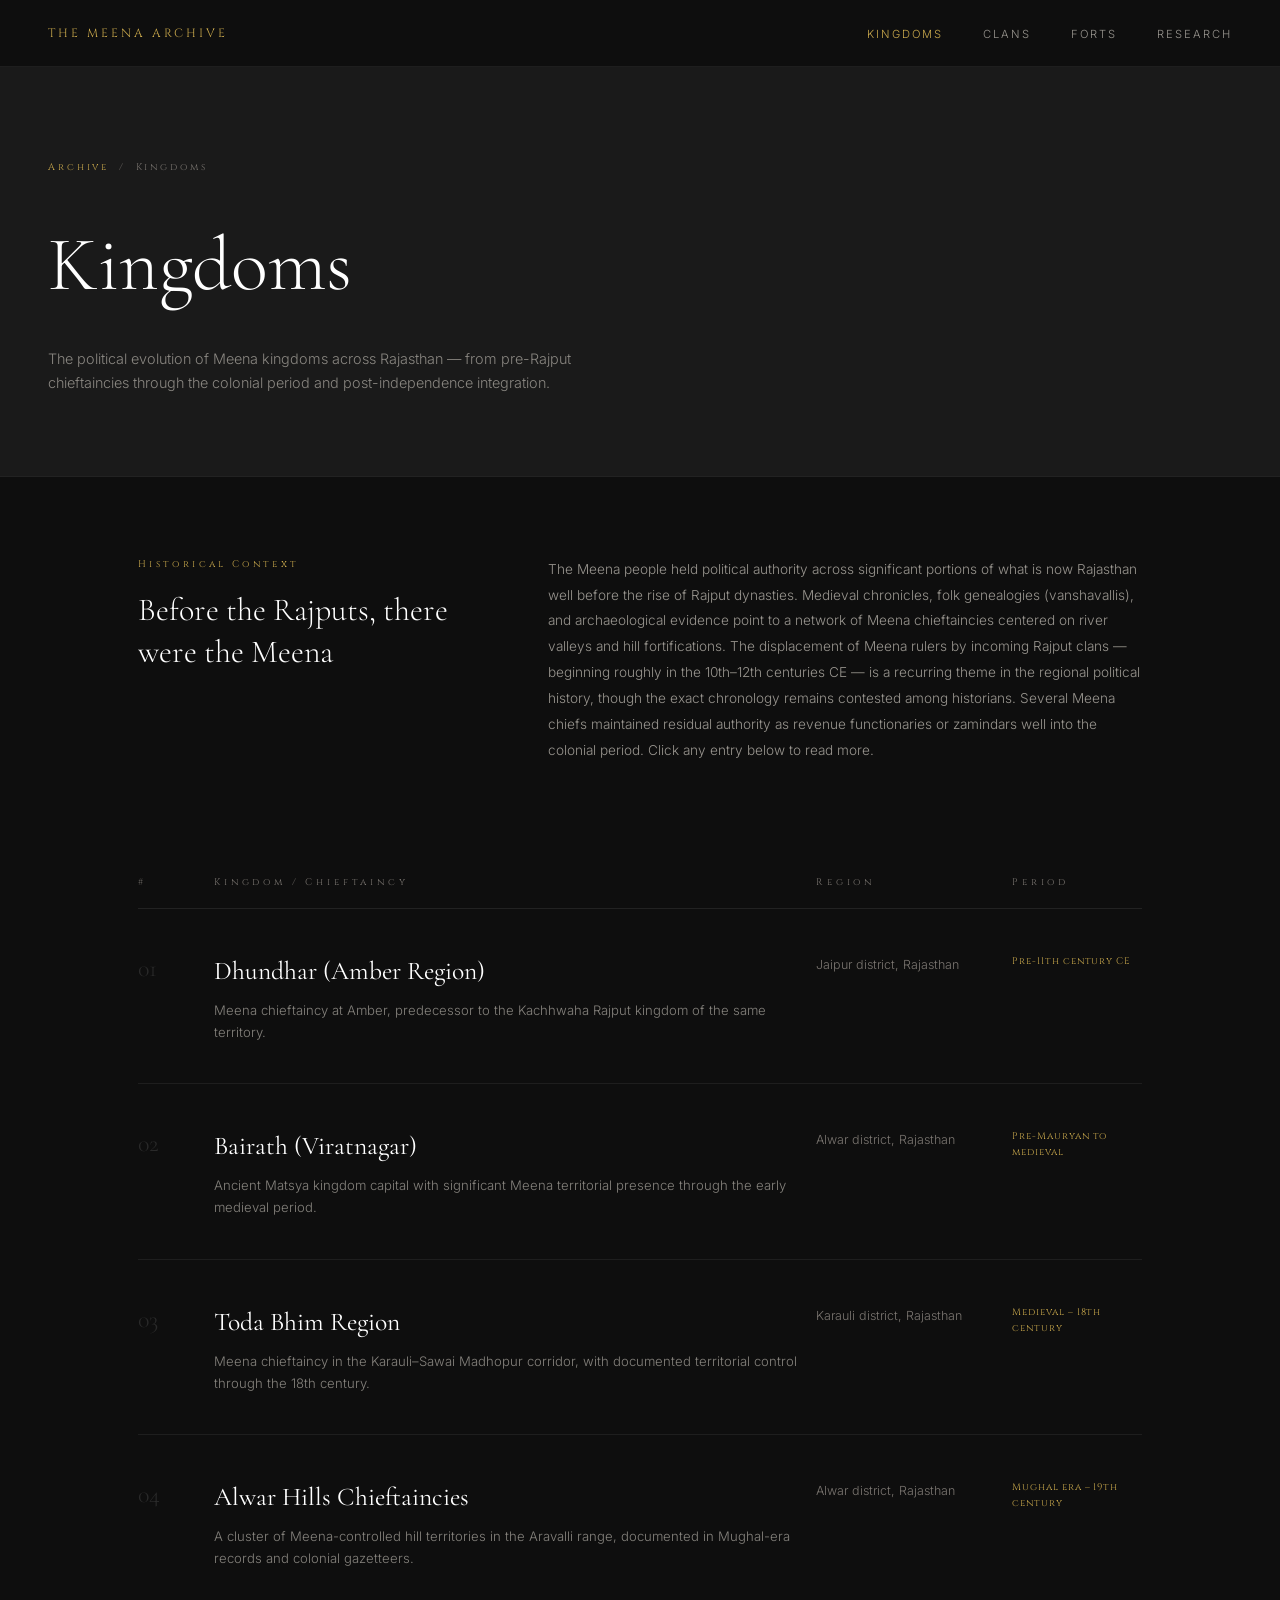
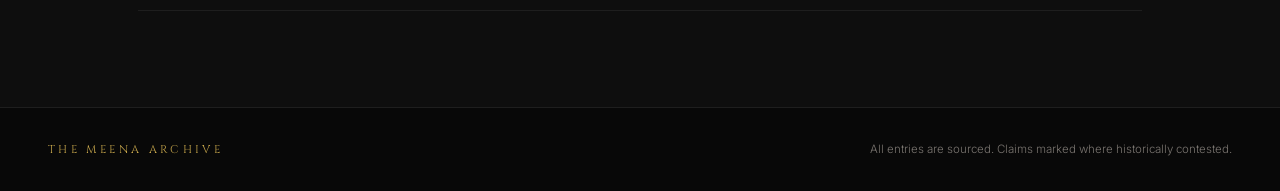
<file: kingdoms.html>
<!DOCTYPE html>
<html lang="en">
<head>
  <meta charset="UTF-8"/>
  <meta name="viewport" content="width=device-width, initial-scale=1.0"/>
  <title>Kingdoms — The Meena Archive</title>
  <link rel="preconnect" href="https://fonts.googleapis.com">
  <link href="https://fonts.googleapis.com/css2?family=Cormorant+Garamond:ital,wght@0,300;0,400;0,600;1,300;1,400&family=Cinzel:wght@400;600&family=Inter:wght@300;400&display=swap" rel="stylesheet">
  <style>
    *, *::before, *::after { box-sizing: border-box; margin: 0; padding: 0; }
    :root {
      --gold: #C9A84C; --gold-dim: #8a6e32; --ink: #0e0e0e;
      --stone: #1a1a1a; --ash: #2a2a2a; --parchment: #f2ead8;
      --text: #d4cfc6; --muted: #7a7570;
    }
    body { background: var(--ink); color: var(--text); font-family: 'Inter', sans-serif; font-weight: 300; line-height: 1.7; }

    nav {
      position: fixed; top: 0; left: 0; right: 0; z-index: 100;
      display: flex; align-items: center; justify-content: space-between;
      padding: 1.2rem 3rem;
      background: rgba(14,14,14,0.95); border-bottom: 1px solid #1e1e1e;
    }
    .nav-brand { font-family: 'Cinzel', serif; font-size: 0.75rem; letter-spacing: 0.25em; color: var(--gold); text-decoration: none; }
    .nav-links { display: flex; gap: 2.5rem; list-style: none; }
    .nav-links a { font-size: 0.7rem; letter-spacing: 0.18em; text-transform: uppercase; color: var(--text); text-decoration: none; opacity: 0.7; transition: opacity 0.3s, color 0.3s; }
    .nav-links a:hover, .nav-links a.active { opacity: 1; color: var(--gold); }

    .page-hero {
      padding: 10rem 3rem 5rem;
      background: var(--stone);
      border-bottom: 1px solid #222;
    }
    .breadcrumb { font-family: 'Cinzel', serif; font-size: 0.6rem; letter-spacing: 0.3em; color: var(--muted); margin-bottom: 1.5rem; }
    .breadcrumb a { color: var(--gold); text-decoration: none; }
    .page-title { font-family: 'Cormorant Garamond', serif; font-size: clamp(3rem, 6vw, 5rem); font-weight: 300; color: #fff; margin-bottom: 1rem; }
    .page-sub { font-size: 0.9rem; color: var(--text); opacity: 0.6; max-width: 600px; }

    .intro-band {
      background: var(--ink); padding: 5rem 3rem;
      display: grid; grid-template-columns: 1fr 1.8fr; gap: 5rem;
      max-width: 1100px; margin: 0 auto;
    }
    .intro-label { font-family: 'Cinzel', serif; font-size: 0.6rem; letter-spacing: 0.35em; color: var(--gold); margin-bottom: 1rem; display: block; }
    .intro-heading { font-family: 'Cormorant Garamond', serif; font-size: 2rem; font-weight: 300; color: #fff; line-height: 1.3; }
    .intro-body { font-size: 0.85rem; color: var(--text); opacity: 0.7; line-height: 1.9; }

    .kingdoms-list { padding: 2rem 3rem 6rem; max-width: 1100px; margin: 0 auto; }
    .list-header { font-family: 'Cinzel', serif; font-size: 0.6rem; letter-spacing: 0.4em; color: var(--muted); border-bottom: 1px solid #222; padding-bottom: 1rem; margin-bottom: 0; display: grid; grid-template-columns: 60px 1fr 180px 130px; gap: 1rem; }

    .kingdom-entry {
      display: grid; grid-template-columns: 60px 1fr 180px 130px;
      gap: 1rem; align-items: start;
      border-bottom: 1px solid #1e1e1e;
      padding: 2.5rem 0;
      cursor: pointer;
      transition: background 0.3s;
    }
    .kingdom-entry:hover { background: #131313; margin: 0 -1rem; padding: 2.5rem 1rem; }
    .k-index { font-family: 'Cormorant Garamond', serif; font-size: 1.5rem; color: var(--ash); font-weight: 300; }
    .k-main { }
    .k-name { font-family: 'Cormorant Garamond', serif; font-size: 1.6rem; font-weight: 400; color: #fff; margin-bottom: 0.4rem; }
    .k-desc { font-size: 0.82rem; color: var(--text); opacity: 0.6; line-height: 1.7; }
    .k-location { font-size: 0.78rem; color: var(--muted); padding-top: 0.3rem; }
    .k-period { font-family: 'Cinzel', serif; font-size: 0.6rem; letter-spacing: 0.1em; color: var(--gold); padding-top: 0.3rem; }

    .detail-panel {
      background: var(--stone); border-left: 2px solid var(--gold);
      padding: 3rem; max-width: 1100px; margin: 0 auto 2rem;
      display: none;
    }
    .detail-panel.open { display: grid; grid-template-columns: 1fr 1fr; gap: 3rem; }
    .detail-panel h3 { font-family: 'Cormorant Garamond', serif; font-size: 1.4rem; color: var(--gold); margin-bottom: 1rem; }
    .detail-panel p { font-size: 0.83rem; color: var(--text); opacity: 0.75; line-height: 1.9; }
    .detail-close { font-family: 'Cinzel', serif; font-size: 0.6rem; letter-spacing: 0.2em; color: var(--muted); cursor: pointer; margin-top: 1.5rem; }
    .detail-close:hover { color: var(--gold); }

    footer { background: #080808; padding: 2rem 3rem; border-top: 1px solid #1e1e1e; display: flex; align-items: center; justify-content: space-between; flex-wrap: wrap; gap: 1rem; }
    .footer-brand { font-family: 'Cinzel', serif; font-size: 0.7rem; letter-spacing: 0.3em; color: var(--gold); }
    .footer-note { font-size: 0.72rem; color: var(--muted); }

    @media(max-width:768px) {
      nav { padding: 1rem 1.5rem; } .nav-links { display:none; }
      .intro-band { grid-template-columns: 1fr; padding: 3rem 1.5rem; gap: 2rem; }
      .kingdoms-list { padding: 2rem 1.5rem 4rem; }
      .list-header { display:none; }
      .kingdom-entry { grid-template-columns: 40px 1fr; }
      .k-location, .k-period { display:none; }
      .detail-panel.open { grid-template-columns: 1fr; }
    }
  </style>
</head>
<body>

  <nav>
    <a href="index.html" class="nav-brand">THE MEENA ARCHIVE</a>
    <ul class="nav-links">
      <li><a href="kingdoms.html" class="active">Kingdoms</a></li>
      <li><a href="clans.html">Clans</a></li>
      <li><a href="forts.html">Forts</a></li>
      <li><a href="research.html">Research</a></li>
    </ul>
  </nav>

  <div class="page-hero">
    <p class="breadcrumb"><a href="index.html">Archive</a> &nbsp;/&nbsp; Kingdoms</p>
    <h1 class="page-title">Kingdoms</h1>
    <p class="page-sub">The political evolution of Meena kingdoms across Rajasthan — from pre-Rajput chieftaincies through the colonial period and post-independence integration.</p>
  </div>

  <div class="intro-band">
    <div>
      <span class="intro-label">Historical Context</span>
      <h2 class="intro-heading">Before the Rajputs, there were the Meena</h2>
    </div>
    <p class="intro-body">The Meena people held political authority across significant portions of what is now Rajasthan well before the rise of Rajput dynasties. Medieval chronicles, folk genealogies (vanshavallis), and archaeological evidence point to a network of Meena chieftaincies centered on river valleys and hill fortifications. The displacement of Meena rulers by incoming Rajput clans — beginning roughly in the 10th–12th centuries CE — is a recurring theme in the regional political history, though the exact chronology remains contested among historians. Several Meena chiefs maintained residual authority as revenue functionaries or zamindars well into the colonial period. Click any entry below to read more.</p>
  </div>

  <div class="kingdoms-list" id="kingdoms-list">
    <div class="list-header">
      <span>#</span><span>Kingdom / Chieftaincy</span><span>Region</span><span>Period</span>
    </div>

    <!-- Entries -->
    <div class="kingdom-entry" onclick="toggleDetail('d1', this)">
      <div class="k-index">01</div>
      <div class="k-main">
        <div class="k-name">Dhundhar (Amber Region)</div>
        <div class="k-desc">Meena chieftaincy at Amber, predecessor to the Kachhwaha Rajput kingdom of the same territory.</div>
      </div>
      <div class="k-location">Jaipur district, Rajasthan</div>
      <div class="k-period">Pre-11th century CE</div>
    </div>
    <div class="detail-panel" id="d1">
      <div>
        <h3>The Susawat Meena of Amber</h3>
        <p>The Amber plateau was controlled by the Susawat clan of the Meena before the Kachhwaha Rajputs established their presence there. Local oral traditions and some colonial-era gazetteers record that the Kachhwaha chiefs wrested Amber from the Meena through a combination of military pressure and matrimonial alliance. The Meena of the region were subsequently absorbed into the administrative structure of the emerging Kachhwaha state as revenue collectors and watchmen — a subordinated but persistent role.</p>
        <p style="margin-top:1rem">The site of Amber Fort, which later became a grand Rajput palace, likely contains earlier Meena structural elements, though systematic archaeological work to identify pre-Kachhwaha strata has not yet been conducted.</p>
      </div>
      <div>
        <h3>Historical Sources</h3>
        <p>Information on the Meena presence at Amber comes primarily from: (1) colonial district gazetteers compiled by British administrators in the 19th century; (2) vanshavallis (genealogical recitations) maintained by Meena bards; and (3) secondary scholarship on Rajput state formation, particularly K.S. Singh's <em>People of India: Rajasthan</em> volumes.</p>
        <p style="margin-top:1rem; font-size:0.75rem; color:var(--muted)">Note: The specific chronology of Meena displacement from Amber is not established with primary documentary precision. Claims should be treated as traditionally reported rather than archivally confirmed.</p>
      </div>
      <div style="grid-column:1/-1"><span class="detail-close" onclick="closeDetail('d1', event)">▲ Close Entry</span></div>
    </div>

    <div class="kingdom-entry" onclick="toggleDetail('d2', this)">
      <div class="k-index">02</div>
      <div class="k-main">
        <div class="k-name">Bairath (Viratnagar)</div>
        <div class="k-desc">Ancient Matsya kingdom capital with significant Meena territorial presence through the early medieval period.</div>
      </div>
      <div class="k-location">Alwar district, Rajasthan</div>
      <div class="k-period">Pre-Mauryan to medieval</div>
    </div>
    <div class="detail-panel" id="d2">
      <div>
        <h3>Bairath: A Layered Historical Site</h3>
        <p>Bairath (ancient Viratnagar) is one of the most archaeologically significant sites in Rajasthan, with occupation layers dating to the Mauryan period and beyond. The region was associated with the Matsya janapada of the Mahabharata era. In later periods, Meena clans held significant territorial authority in the surrounding hills.</p>
        <p style="margin-top:1rem">The site yielded Ashokan edicts during 19th-century excavations, indicating its political importance in the Mauryan state. The continuity of Meena population in this area through successive political orders makes it a key site for understanding pre-Rajput tribal political organization.</p>
      </div>
      <div>
        <h3>Archaeological Evidence</h3>
        <p>Excavations at Bairath have uncovered remains from the Mauryan, Sunga, and early medieval periods. The Meena claim to continuity with the ancient Matsya people is a recurring element of community identity narratives, though the genetic and cultural link between the historical Matsya and the contemporary Meena community is a matter of scholarly discussion rather than established fact.</p>
      </div>
      <div style="grid-column:1/-1"><span class="detail-close" onclick="closeDetail('d2', event)">▲ Close Entry</span></div>
    </div>

    <div class="kingdom-entry" onclick="toggleDetail('d3', this)">
      <div class="k-index">03</div>
      <div class="k-main">
        <div class="k-name">Toda Bhim Region</div>
        <div class="k-desc">Meena chieftaincy in the Karauli–Sawai Madhopur corridor, with documented territorial control through the 18th century.</div>
      </div>
      <div class="k-location">Karauli district, Rajasthan</div>
      <div class="k-period">Medieval – 18th century</div>
    </div>
    <div class="detail-panel" id="d3">
      <div>
        <h3>The Karauli Corridor</h3>
        <p>The territory stretching from Toda Bhim through the Chambal ravines represented a zone of significant Meena political authority well into the early modern period. Colonial records from the 19th century document the presence of powerful Meena zamindars whose territorial control predated Rajput political consolidation in the area.</p>
        <p style="margin-top:1rem">The interaction between Meena chiefs and the Yadava rulers of the Karauli state produced a layered political geography that survives in place names, land tenure patterns, and local memory.</p>
      </div>
      <div>
        <h3>Colonial Documentation</h3>
        <p>British settlement reports from the 1860s–1890s contain detailed records of Meena zamindari rights, revenue shares, and territorial disputes in this region. These records, now held in the Rajasthan State Archives in Bikaner, represent the most granular primary source base for reconstructing the late Meena political economy of the corridor.</p>
      </div>
      <div style="grid-column:1/-1"><span class="detail-close" onclick="closeDetail('d3', event)">▲ Close Entry</span></div>
    </div>

    <div class="kingdom-entry" onclick="toggleDetail('d4', this)">
      <div class="k-index">04</div>
      <div class="k-main">
        <div class="k-name">Alwar Hills Chieftaincies</div>
        <div class="k-desc">A cluster of Meena-controlled hill territories in the Aravalli range, documented in Mughal-era records and colonial gazetteers.</div>
      </div>
      <div class="k-location">Alwar district, Rajasthan</div>
      <div class="k-period">Mughal era – 19th century</div>
    </div>
    <div class="detail-panel" id="d4">
      <div>
        <h3>Aravalli Hill Authority</h3>
        <p>The Aravalli hill ranges of Alwar district hosted a series of Meena chief-controlled territories that maintained semi-autonomous status through the Mughal period. Akbar's Ain-i-Akbari references the Mewati hill regions — areas with significant Meena populations — as administratively challenging for imperial revenue extraction.</p>
        <p style="margin-top:1rem">This mountainous terrain provided both refuge and resource base for Meena communities who resisted incorporation into Rajput-dominated agrarian states.</p>
      </div>
      <div>
        <h3>Mughal and Colonial Records</h3>
        <p>The Ain-i-Akbari (c. 1590) and later Mughal farmans reference Meena chiefs as intermediaries in revenue collection. Colonial records, particularly the Alwar State Gazetteer, document the persistence of Meena territorial rights through the British period.</p>
      </div>
      <div style="grid-column:1/-1"><span class="detail-close" onclick="closeDetail('d4', event)">▲ Close Entry</span></div>
    </div>

  </div>

  <footer>
    <div class="footer-brand">THE MEENA ARCHIVE</div>
    <p class="footer-note">All entries are sourced. Claims marked where historically contested.</p>
  </footer>

  <script>
    function toggleDetail(id, entry) {
      const panel = document.getElementById(id);
      const isOpen = panel.classList.contains('open');
      document.querySelectorAll('.detail-panel').forEach(p => p.classList.remove('open'));
      if (!isOpen) { panel.classList.add('open'); panel.scrollIntoView({ behavior: 'smooth', block: 'nearest' }); }
    }
    function closeDetail(id, e) {
      e.stopPropagation();
      document.getElementById(id).classList.remove('open');
    }
  </script>
</body>
</html>
</file>
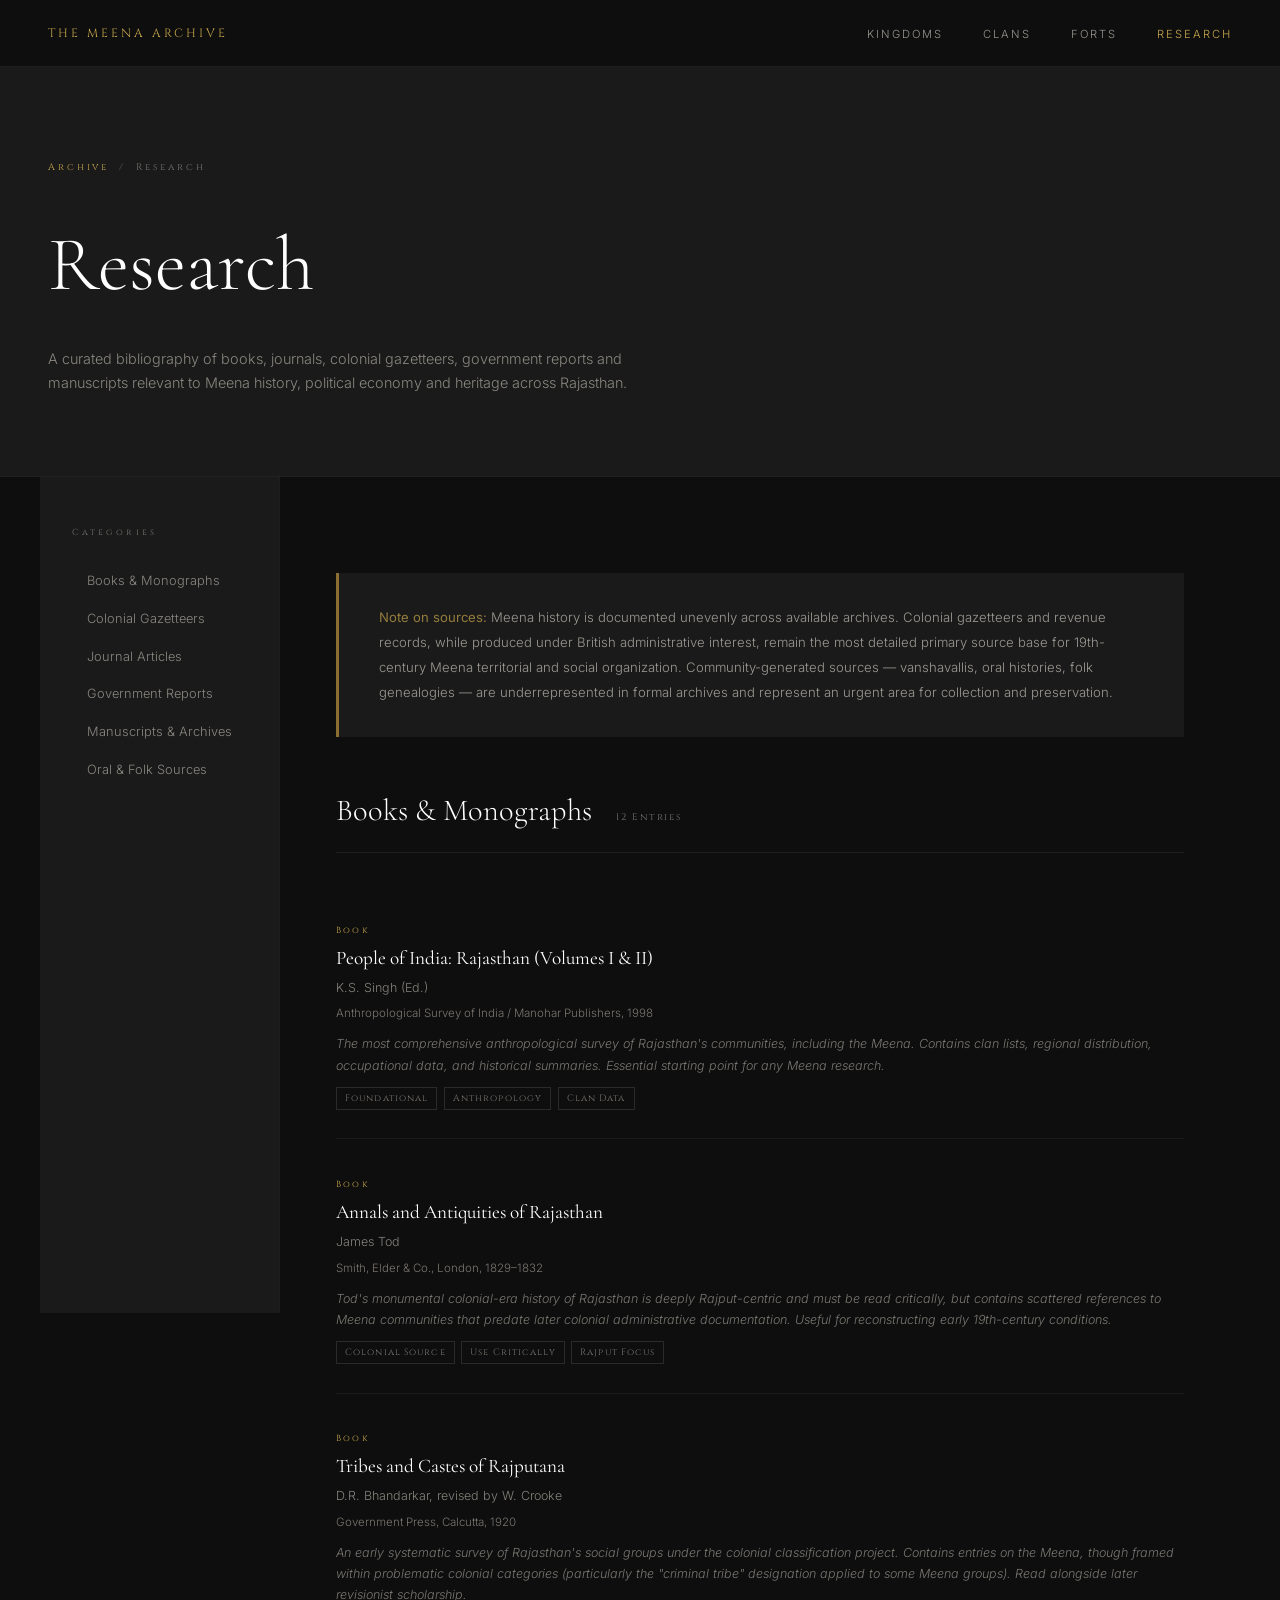
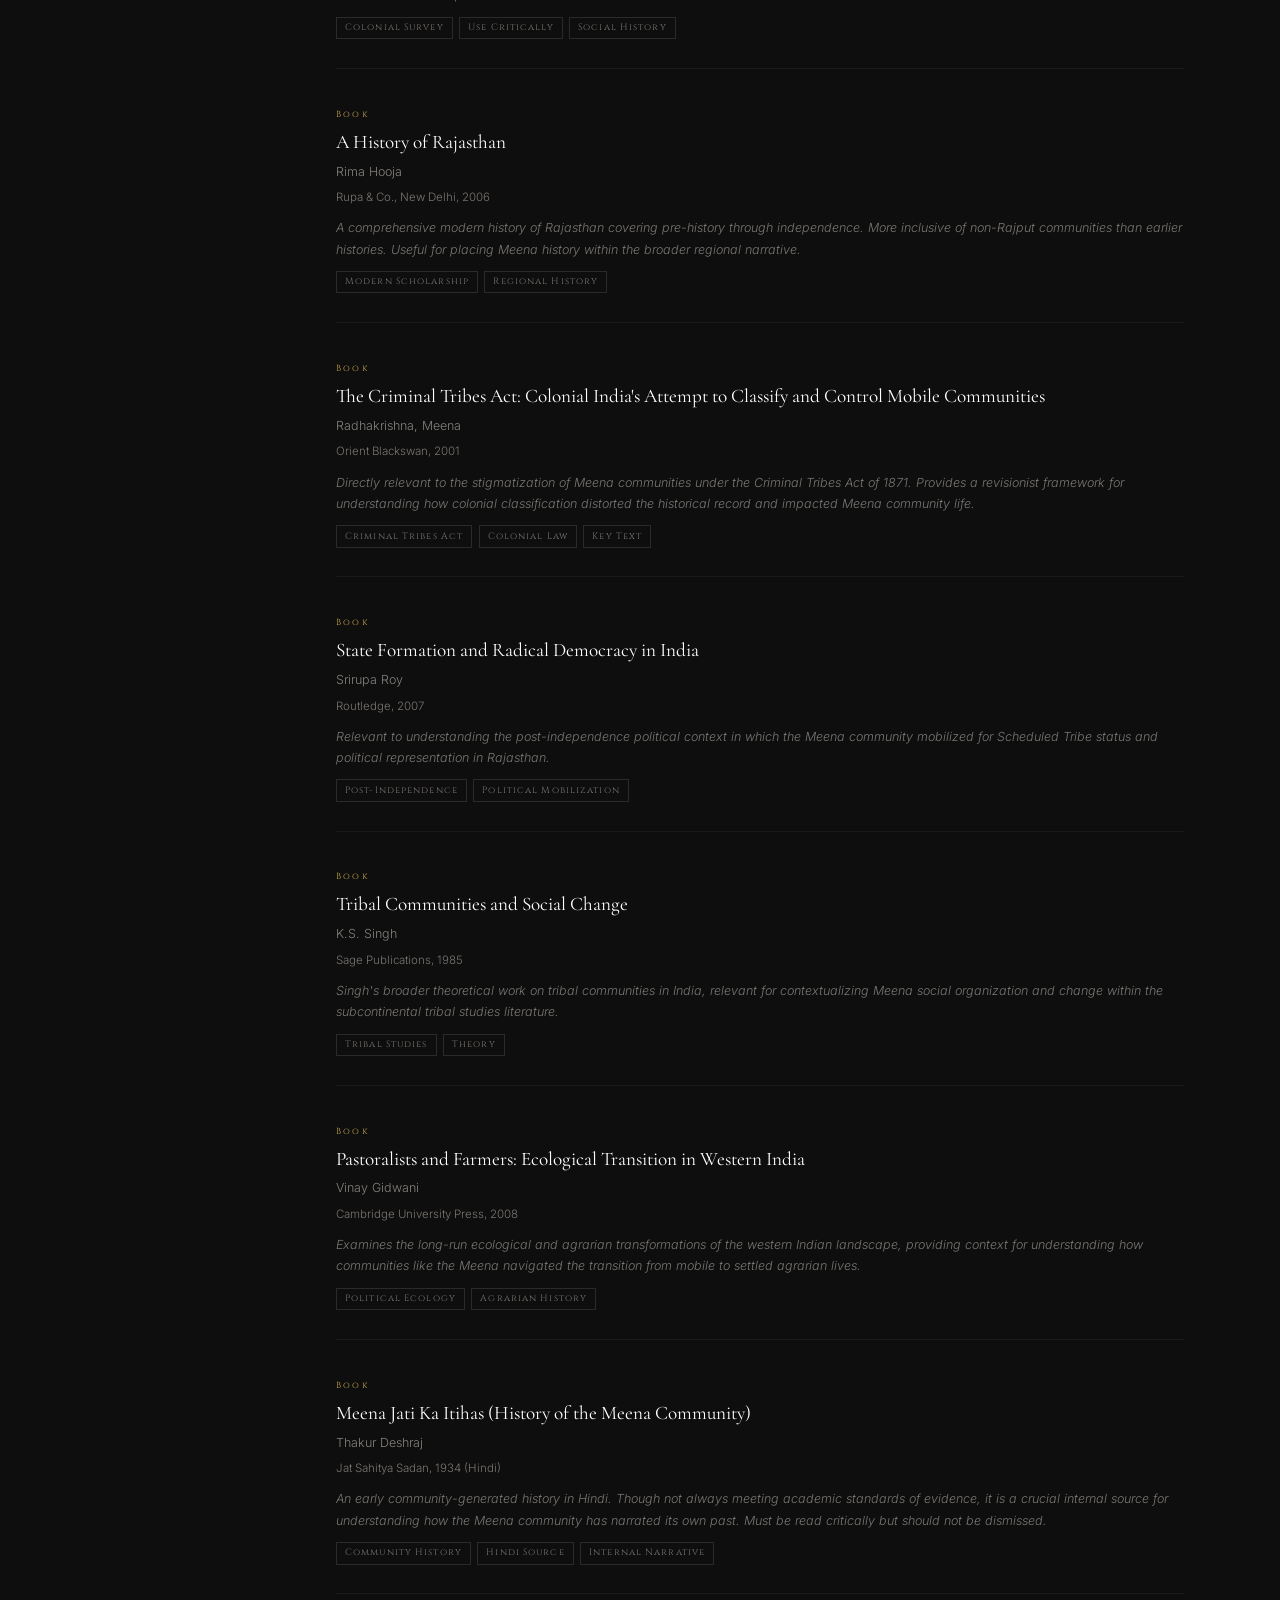
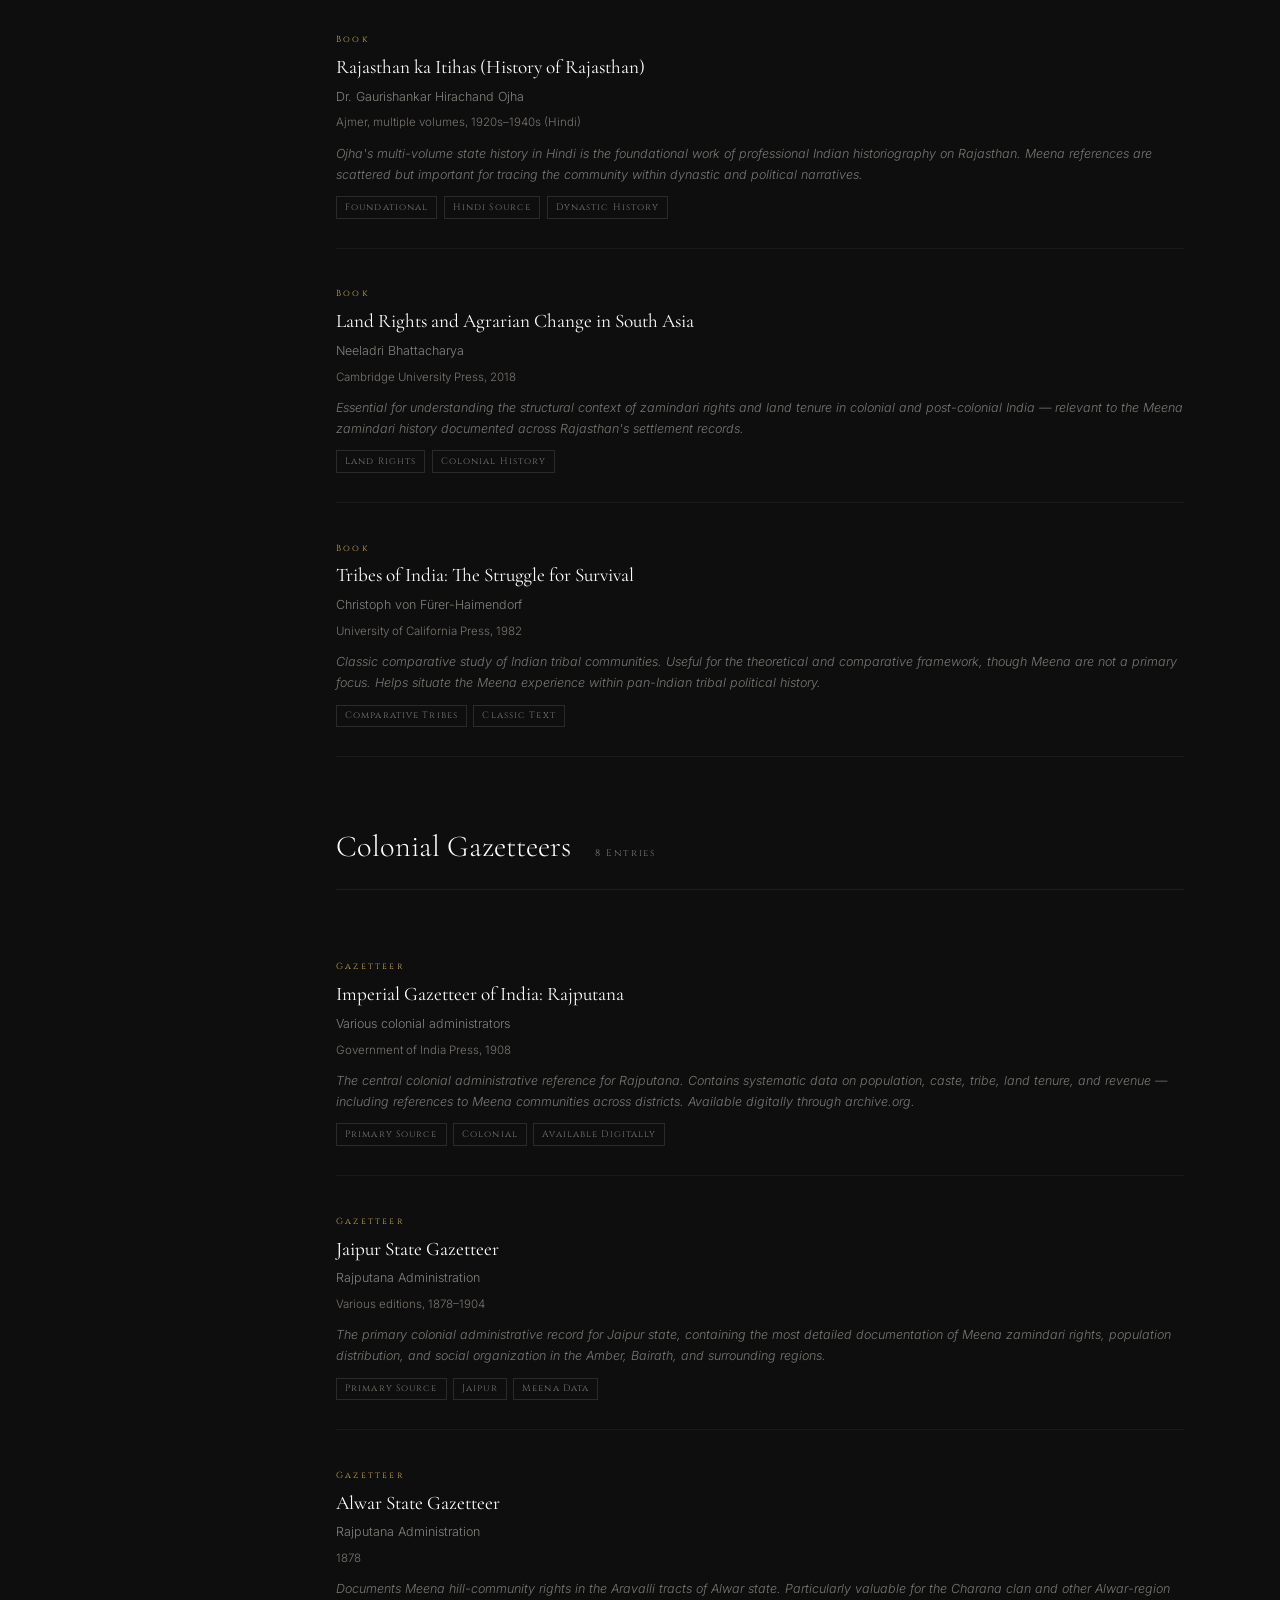
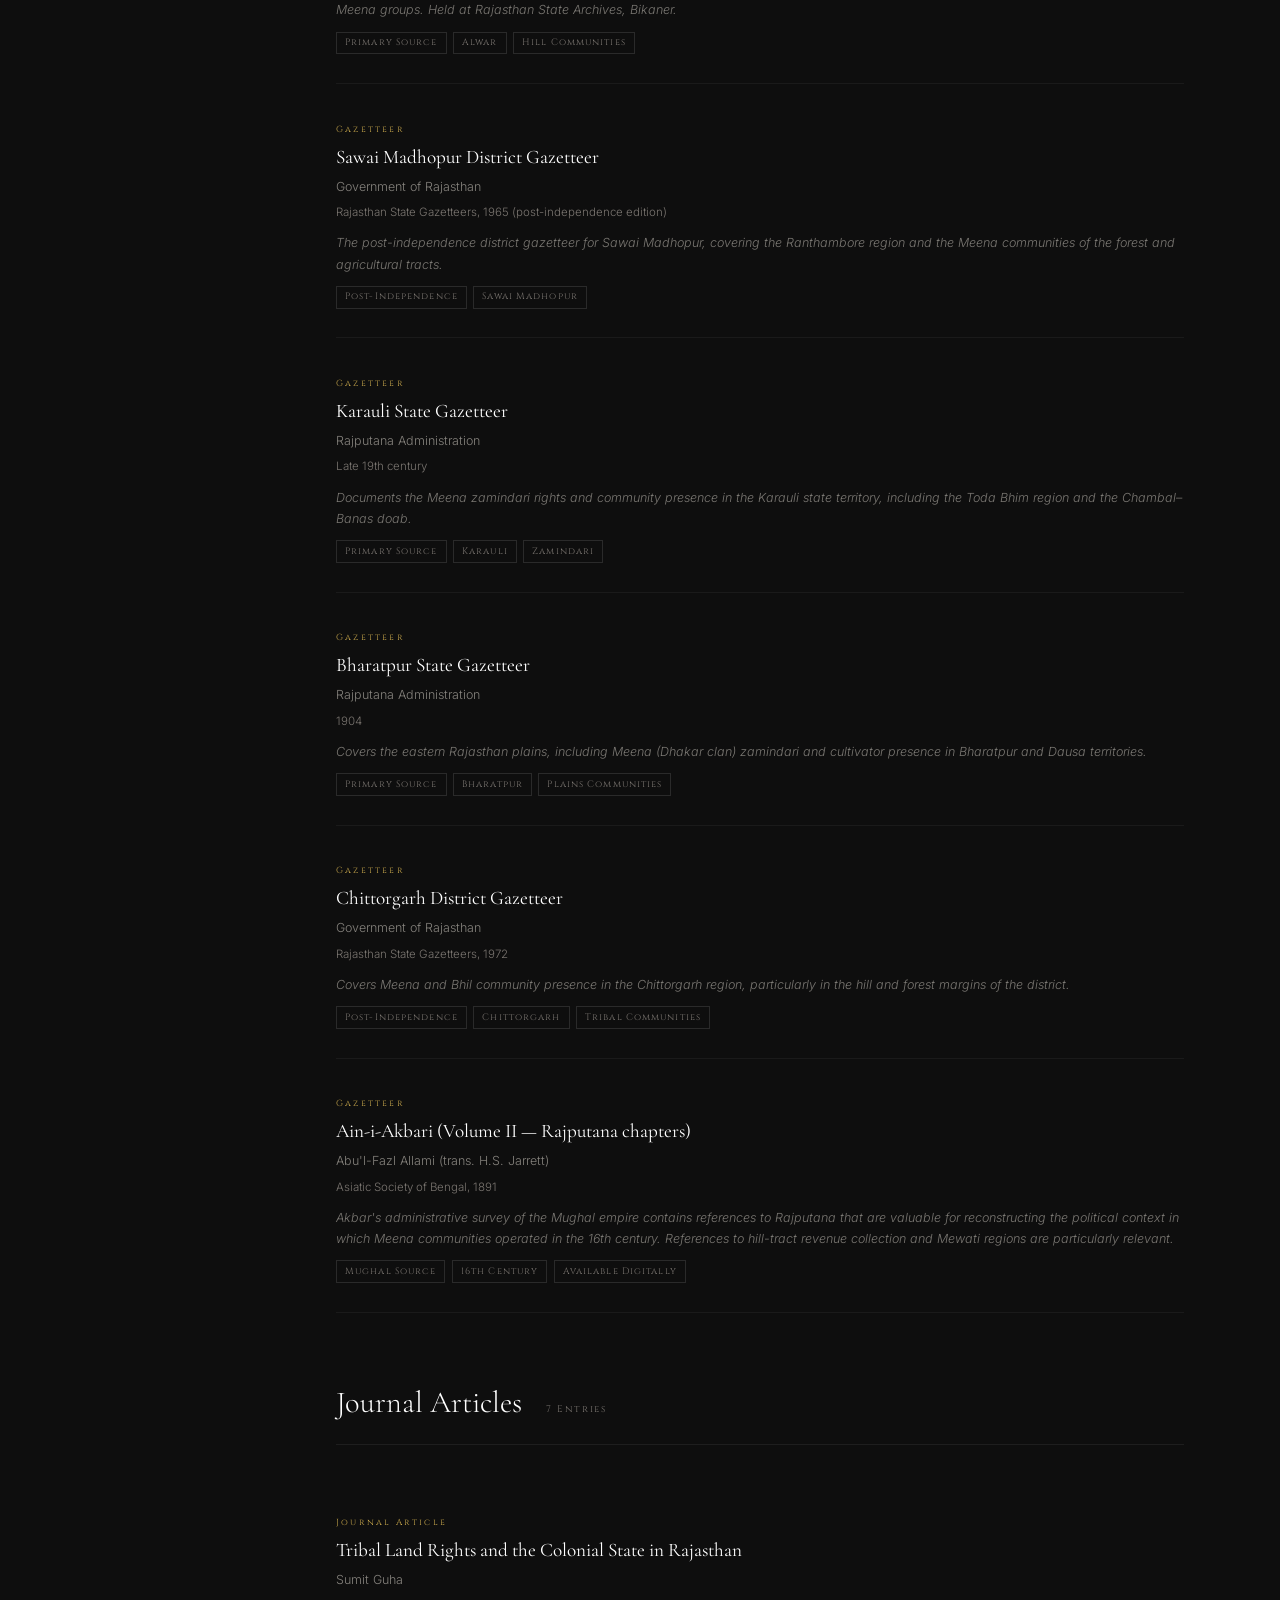
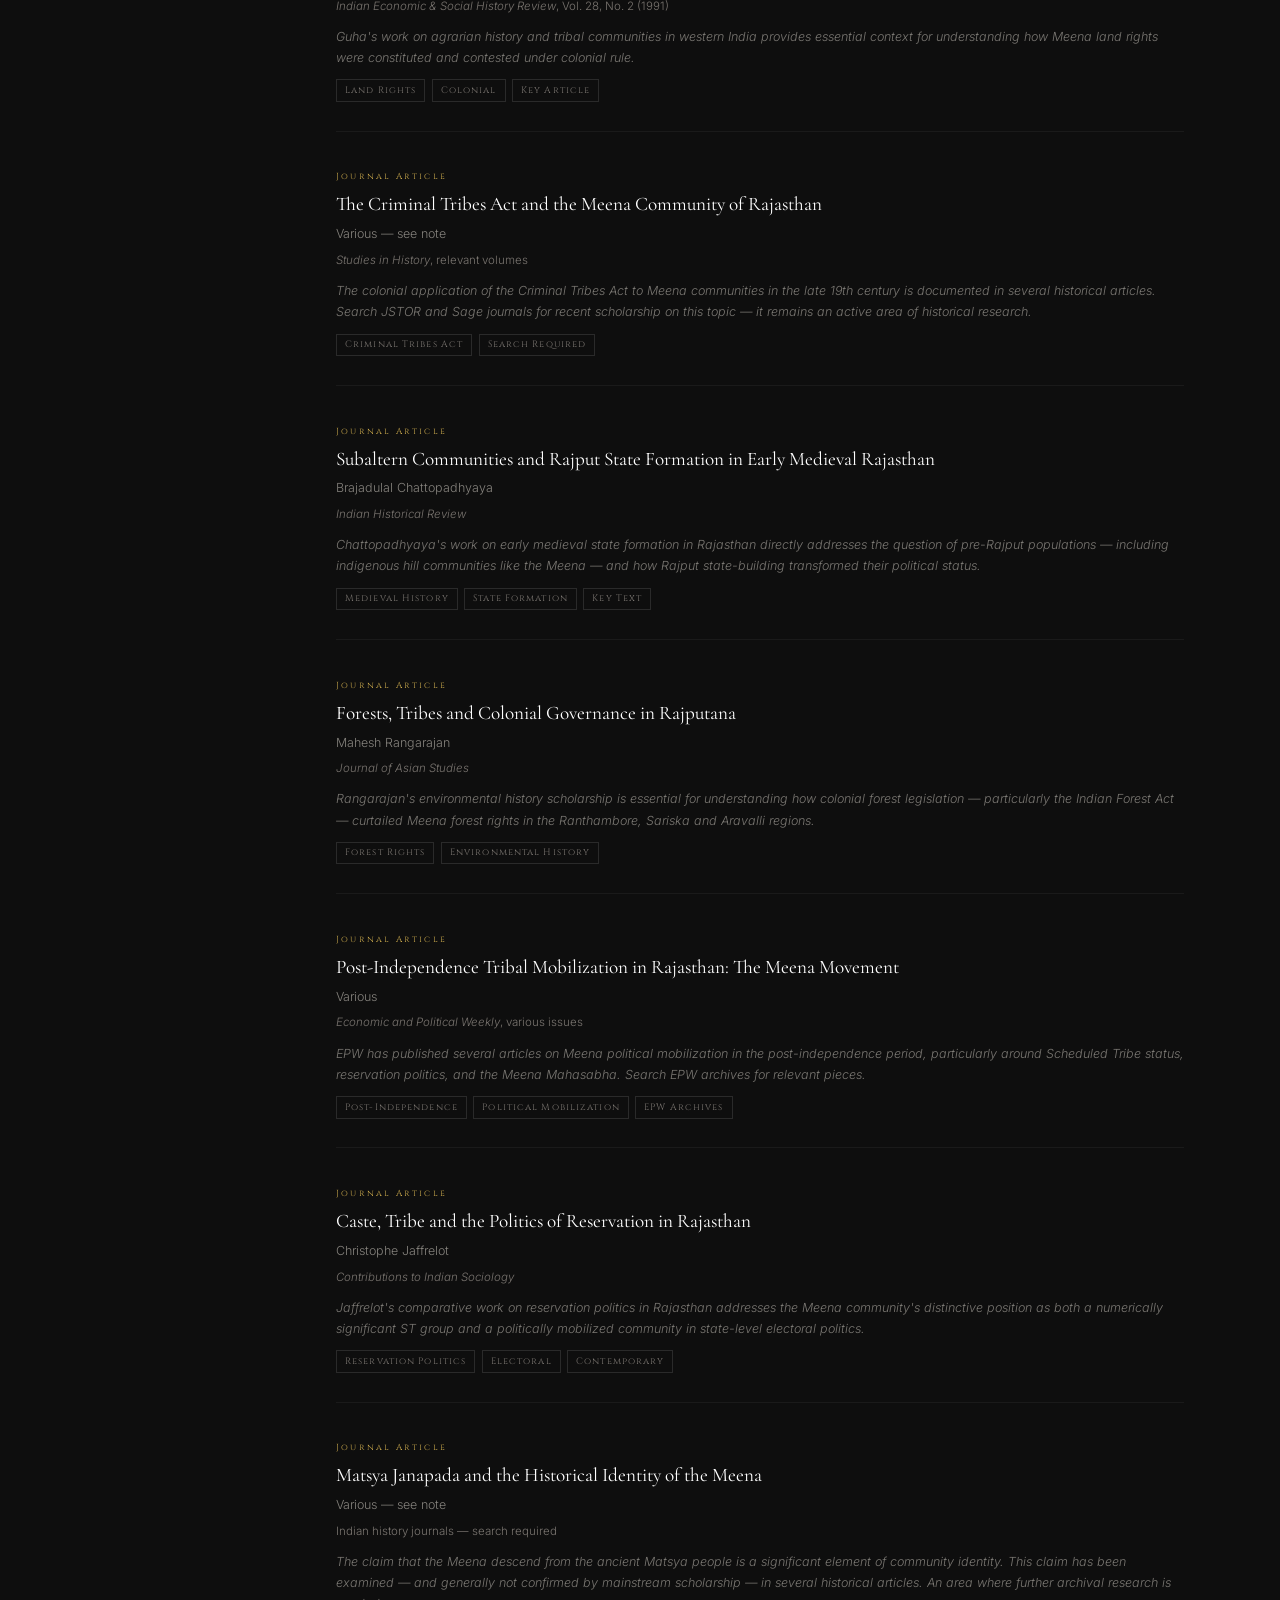
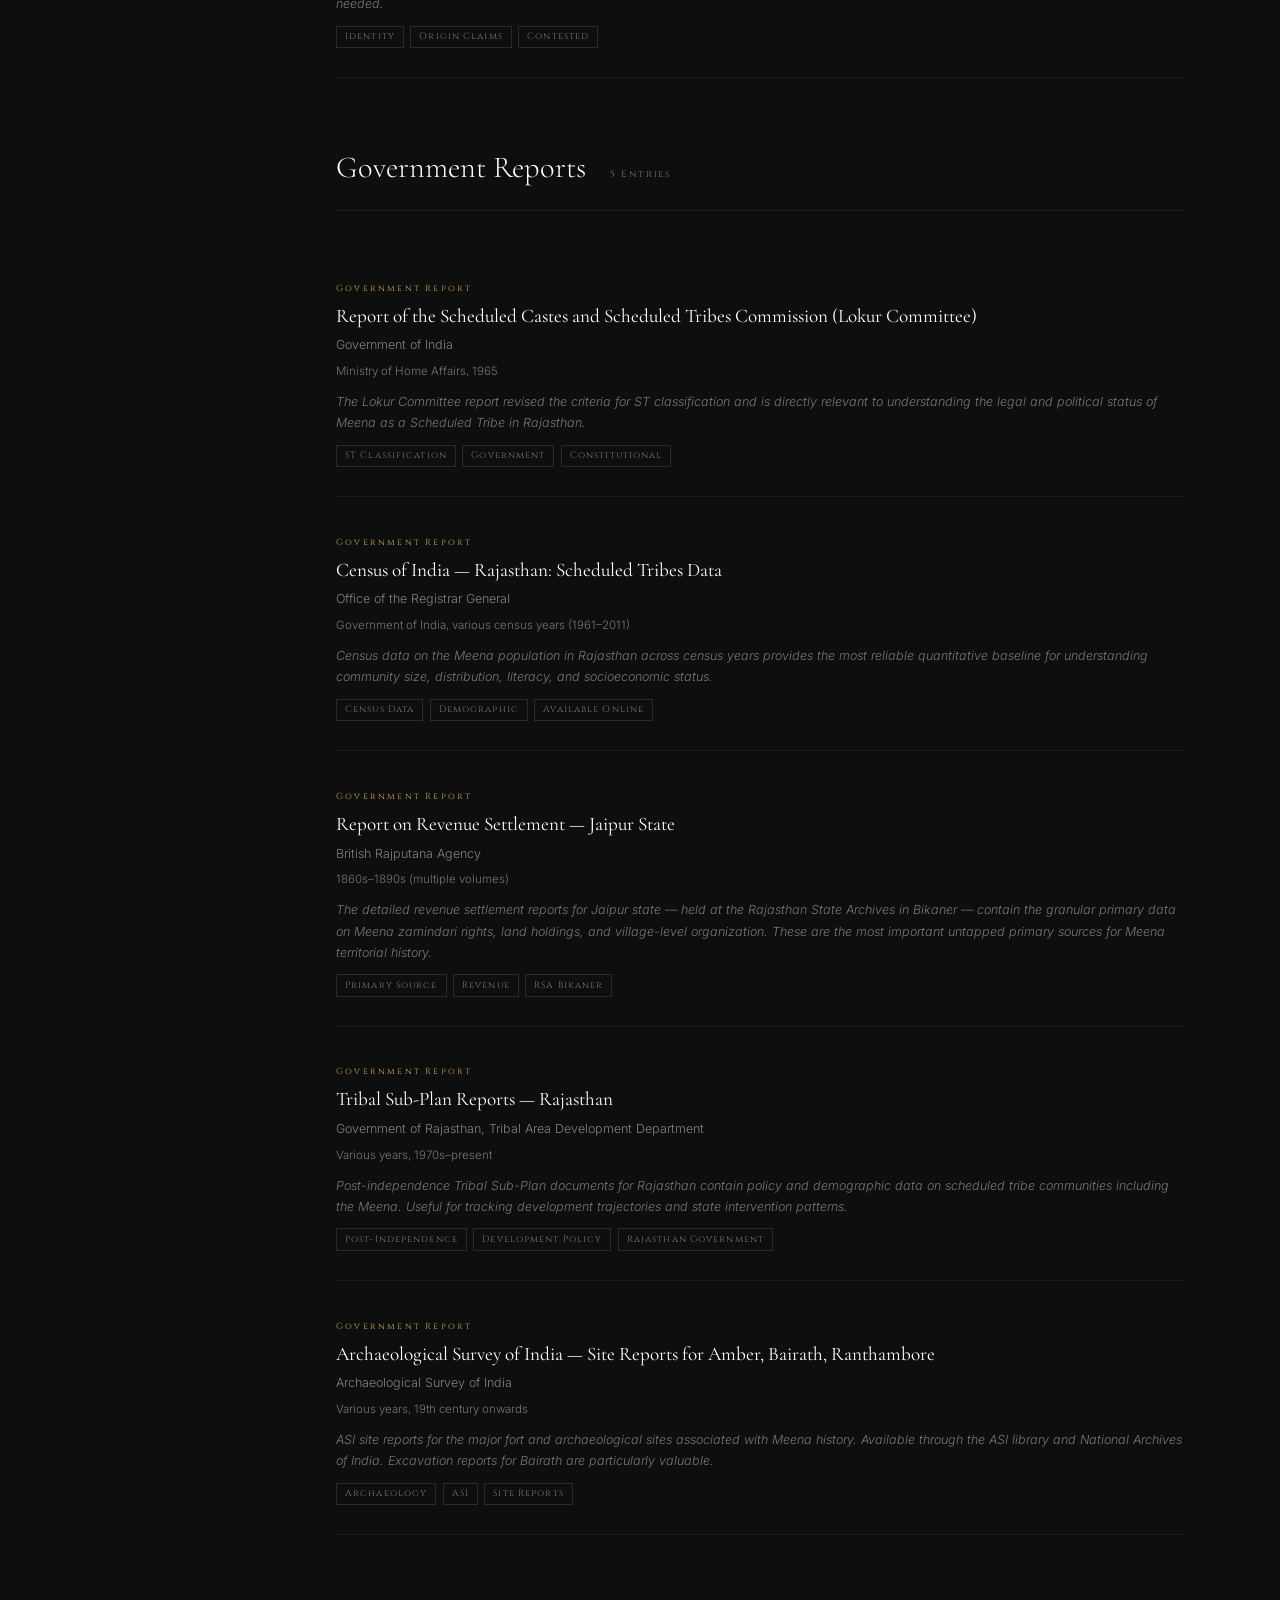
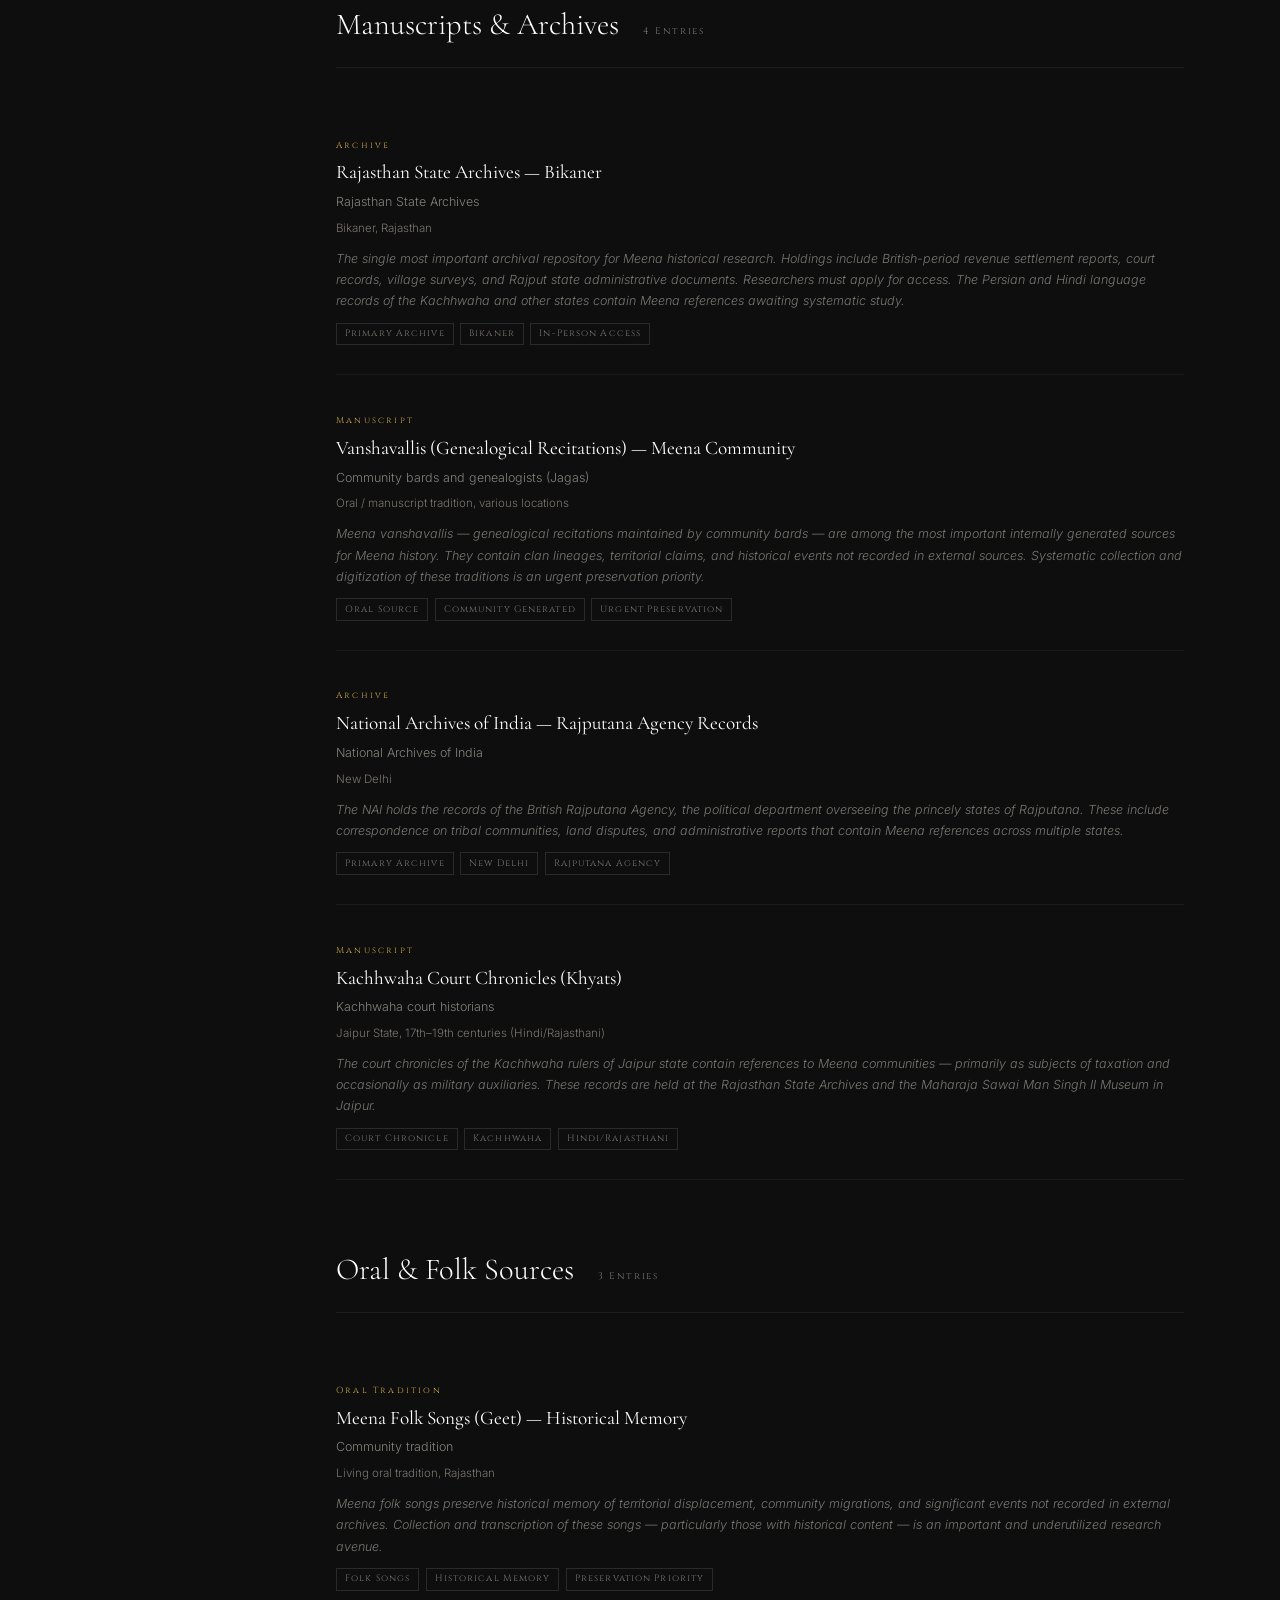
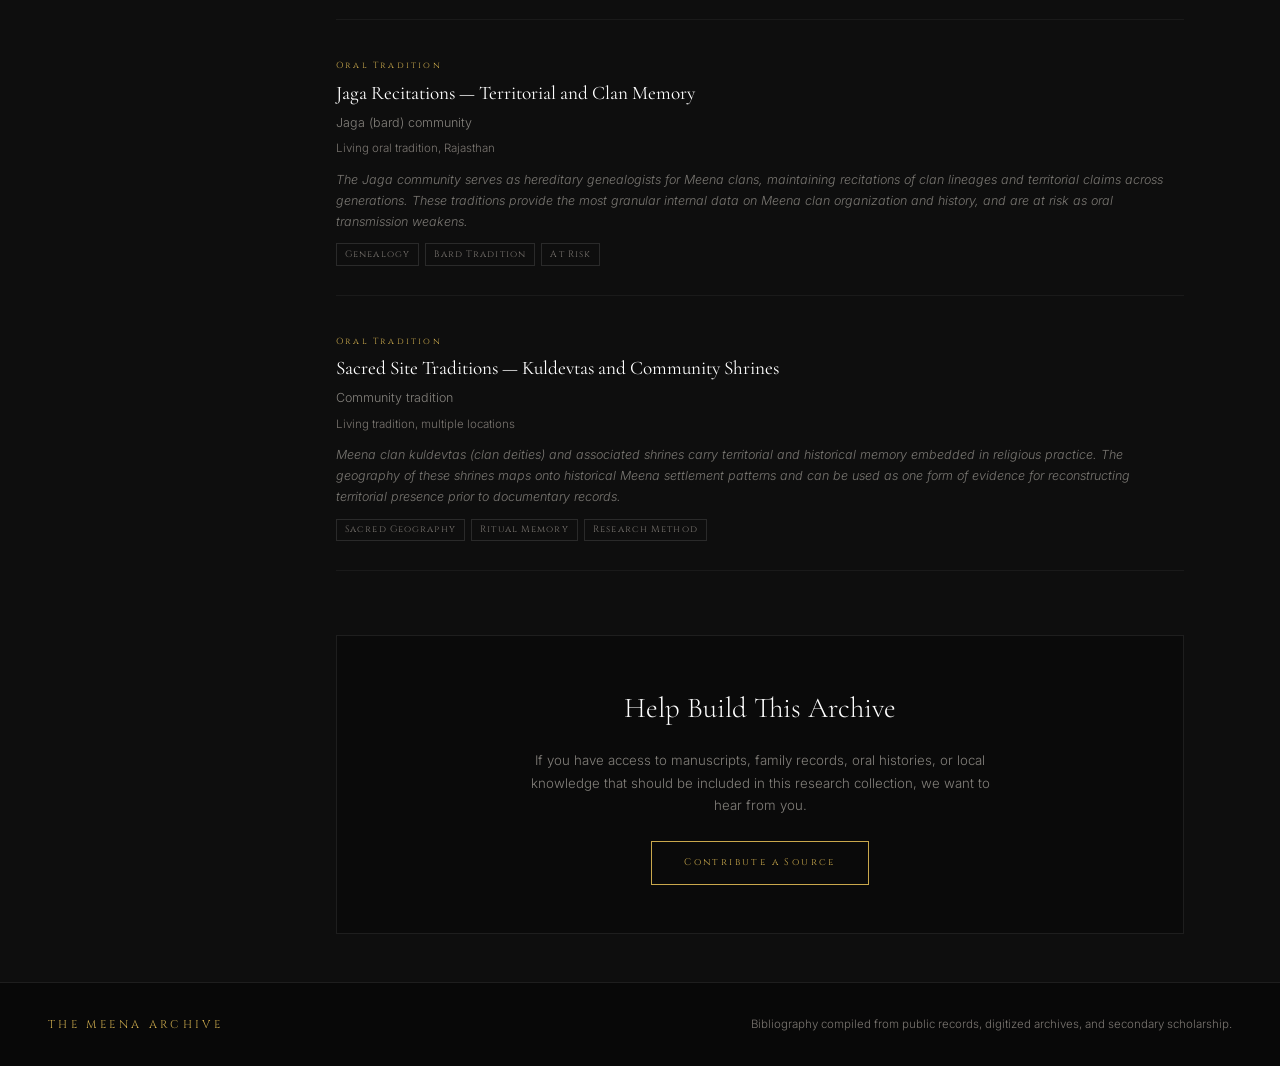
<file: research.html>
<!DOCTYPE html>
<html lang="en">
<head>
  <meta charset="UTF-8"/>
  <meta name="viewport" content="width=device-width, initial-scale=1.0"/>
  <title>Research — The Meena Archive</title>
  <link rel="preconnect" href="https://fonts.googleapis.com">
  <link href="https://fonts.googleapis.com/css2?family=Cormorant+Garamond:ital,wght@0,300;0,400;0,600;1,300;1,400&family=Cinzel:wght@400;600&family=Inter:wght@300;400&display=swap" rel="stylesheet">
  <style>
    *, *::before, *::after { box-sizing: border-box; margin: 0; padding: 0; }
    :root { --gold:#C9A84C; --gold-dim:#8a6e32; --ink:#0e0e0e; --stone:#1a1a1a; --ash:#2a2a2a; --parchment:#f2ead8; --text:#d4cfc6; --muted:#7a7570; }
    body { background: var(--ink); color: var(--text); font-family: 'Inter', sans-serif; font-weight: 300; line-height: 1.7; }

    nav { position: fixed; top: 0; left: 0; right: 0; z-index: 100; display: flex; align-items: center; justify-content: space-between; padding: 1.2rem 3rem; background: rgba(14,14,14,0.95); border-bottom: 1px solid #1e1e1e; }
    .nav-brand { font-family: 'Cinzel', serif; font-size: 0.75rem; letter-spacing: 0.25em; color: var(--gold); text-decoration: none; }
    .nav-links { display: flex; gap: 2.5rem; list-style: none; }
    .nav-links a { font-size: 0.7rem; letter-spacing: 0.18em; text-transform: uppercase; color: var(--text); text-decoration: none; opacity: 0.7; transition: opacity 0.3s, color 0.3s; }
    .nav-links a:hover, .nav-links a.active { opacity: 1; color: var(--gold); }

    .page-hero { padding: 10rem 3rem 5rem; background: var(--stone); border-bottom: 1px solid #222; }
    .breadcrumb { font-family: 'Cinzel', serif; font-size: 0.6rem; letter-spacing: 0.3em; color: var(--muted); margin-bottom: 1.5rem; }
    .breadcrumb a { color: var(--gold); text-decoration: none; }
    .page-title { font-family: 'Cormorant Garamond', serif; font-size: clamp(3rem, 6vw, 5rem); font-weight: 300; color: #fff; margin-bottom: 1rem; }
    .page-sub { font-size: 0.9rem; color: var(--text); opacity: 0.6; max-width: 640px; }

    .research-layout { display: grid; grid-template-columns: 240px 1fr; gap: 0; max-width: 1200px; margin: 0 auto; min-height: 70vh; }

    .sidebar { background: var(--stone); border-right: 1px solid #1e1e1e; padding: 3rem 2rem; position: sticky; top: 64px; height: calc(100vh - 64px); overflow-y: auto; }
    .sidebar-label { font-family: 'Cinzel', serif; font-size: 0.55rem; letter-spacing: 0.35em; color: var(--muted); margin-bottom: 1.5rem; display: block; }
    .sidebar-nav { list-style: none; }
    .sidebar-nav li { margin-bottom: 0.2rem; }
    .sidebar-nav a { font-size: 0.8rem; color: var(--text); opacity: 0.6; text-decoration: none; padding: 0.4rem 0.8rem; display: block; border-left: 2px solid transparent; transition: all 0.3s; }
    .sidebar-nav a:hover, .sidebar-nav a.active { opacity: 1; color: var(--gold); border-left-color: var(--gold); background: rgba(201,168,76,0.05); }

    .research-content { padding: 3rem 3.5rem; }

    .category-section { margin-bottom: 4rem; scroll-margin-top: 80px; }
    .cat-header { display: flex; align-items: baseline; gap: 1.5rem; margin-bottom: 2rem; padding-bottom: 1rem; border-bottom: 1px solid #1e1e1e; }
    .cat-title { font-family: 'Cormorant Garamond', serif; font-size: 1.9rem; font-weight: 300; color: #fff; }
    .cat-count { font-family: 'Cinzel', serif; font-size: 0.6rem; letter-spacing: 0.2em; color: var(--muted); }

    .entry-card { border-bottom: 1px solid #1a1a1a; padding: 1.8rem 0; transition: padding 0.2s; }
    .entry-card:hover { padding-left: 1rem; border-left: 2px solid var(--gold-dim); }
    .entry-type { font-family: 'Cinzel', serif; font-size: 0.55rem; letter-spacing: 0.25em; color: var(--gold); margin-bottom: 0.5rem; display: inline-block; }
    .entry-title { font-family: 'Cormorant Garamond', serif; font-size: 1.2rem; font-weight: 400; color: #fff; margin-bottom: 0.3rem; line-height: 1.35; }
    .entry-author { font-size: 0.78rem; color: var(--text); opacity: 0.6; margin-bottom: 0.4rem; }
    .entry-publisher { font-size: 0.72rem; color: var(--muted); margin-bottom: 0.6rem; }
    .entry-note { font-size: 0.78rem; color: var(--text); opacity: 0.55; line-height: 1.7; font-style: italic; }
    .entry-tags { display: flex; gap: 0.4rem; margin-top: 0.7rem; flex-wrap: wrap; }
    .entry-tag { font-size: 0.58rem; border: 1px solid #2a2a2a; padding: 0.15rem 0.5rem; color: var(--muted); font-family: 'Cinzel', serif; letter-spacing: 0.12em; }

    .archive-note {
      background: var(--stone); border-left: 3px solid var(--gold-dim);
      padding: 2rem 2.5rem; margin: 3rem 0;
    }
    .archive-note p { font-size: 0.82rem; color: var(--text); opacity: 0.7; line-height: 1.9; }
    .archive-note strong { color: var(--gold); font-weight: 400; }

    .contribute-section {
      background: #0a0a0a; border: 1px solid #1e1e1e;
      padding: 3rem; text-align: center; margin-top: 4rem;
    }
    .contribute-section h3 { font-family: 'Cormorant Garamond', serif; font-size: 1.8rem; color: #fff; margin-bottom: 1rem; font-weight: 300; }
    .contribute-section p { font-size: 0.83rem; color: var(--text); opacity: 0.6; max-width: 480px; margin: 0 auto 1.5rem; }
    .contribute-btn { display: inline-block; font-family: 'Cinzel', serif; font-size: 0.6rem; letter-spacing: 0.25em; color: var(--gold); border: 1px solid var(--gold); padding: 0.8rem 2rem; text-decoration: none; transition: all 0.3s; }
    .contribute-btn:hover { background: var(--gold); color: var(--ink); }

    footer { background: #080808; padding: 2rem 3rem; border-top: 1px solid #1e1e1e; display: flex; align-items: center; justify-content: space-between; flex-wrap: wrap; gap: 1rem; }
    .footer-brand { font-family: 'Cinzel', serif; font-size: 0.7rem; letter-spacing: 0.3em; color: var(--gold); }
    .footer-note { font-size: 0.72rem; color: var(--muted); }

    @media(max-width:768px) {
      nav { padding: 1rem 1.5rem; } .nav-links { display:none; }
      .research-layout { grid-template-columns: 1fr; }
      .sidebar { position: static; height: auto; }
      .research-content { padding: 2rem 1.5rem; }
    }
  </style>
</head>
<body>

<nav>
  <a href="index.html" class="nav-brand">THE MEENA ARCHIVE</a>
  <ul class="nav-links">
    <li><a href="kingdoms.html">Kingdoms</a></li>
    <li><a href="clans.html">Clans</a></li>
    <li><a href="forts.html">Forts</a></li>
    <li><a href="research.html" class="active">Research</a></li>
  </ul>
</nav>

<div class="page-hero">
  <p class="breadcrumb"><a href="index.html">Archive</a> &nbsp;/&nbsp; Research</p>
  <h1 class="page-title">Research</h1>
  <p class="page-sub">A curated bibliography of books, journals, colonial gazetteers, government reports and manuscripts relevant to Meena history, political economy and heritage across Rajasthan.</p>
</div>

<div class="research-layout">

  <aside class="sidebar">
    <span class="sidebar-label">Categories</span>
    <ul class="sidebar-nav">
      <li><a href="#books" class="active" onclick="setActive(this)">Books & Monographs</a></li>
      <li><a href="#gazetteers" onclick="setActive(this)">Colonial Gazetteers</a></li>
      <li><a href="#journals" onclick="setActive(this)">Journal Articles</a></li>
      <li><a href="#government" onclick="setActive(this)">Government Reports</a></li>
      <li><a href="#manuscripts" onclick="setActive(this)">Manuscripts & Archives</a></li>
      <li><a href="#oral" onclick="setActive(this)">Oral & Folk Sources</a></li>
    </ul>
  </aside>

  <main class="research-content">

    <div class="archive-note">
      <p><strong>Note on sources:</strong> Meena history is documented unevenly across available archives. Colonial gazetteers and revenue records, while produced under British administrative interest, remain the most detailed primary source base for 19th-century Meena territorial and social organization. Community-generated sources — vanshavallis, oral histories, folk genealogies — are underrepresented in formal archives and represent an urgent area for collection and preservation.</p>
    </div>

    <!-- BOOKS -->
    <section class="category-section" id="books">
      <div class="cat-header">
        <h2 class="cat-title">Books & Monographs</h2>
        <span class="cat-count">12 Entries</span>
      </div>

      <div class="entry-card">
        <span class="entry-type">Book</span>
        <div class="entry-title">People of India: Rajasthan (Volumes I & II)</div>
        <div class="entry-author">K.S. Singh (Ed.)</div>
        <div class="entry-publisher">Anthropological Survey of India / Manohar Publishers, 1998</div>
        <p class="entry-note">The most comprehensive anthropological survey of Rajasthan's communities, including the Meena. Contains clan lists, regional distribution, occupational data, and historical summaries. Essential starting point for any Meena research.</p>
        <div class="entry-tags"><span class="entry-tag">Foundational</span><span class="entry-tag">Anthropology</span><span class="entry-tag">Clan Data</span></div>
      </div>

      <div class="entry-card">
        <span class="entry-type">Book</span>
        <div class="entry-title">Annals and Antiquities of Rajasthan</div>
        <div class="entry-author">James Tod</div>
        <div class="entry-publisher">Smith, Elder & Co., London, 1829–1832</div>
        <p class="entry-note">Tod's monumental colonial-era history of Rajasthan is deeply Rajput-centric and must be read critically, but contains scattered references to Meena communities that predate later colonial administrative documentation. Useful for reconstructing early 19th-century conditions.</p>
        <div class="entry-tags"><span class="entry-tag">Colonial Source</span><span class="entry-tag">Use Critically</span><span class="entry-tag">Rajput Focus</span></div>
      </div>

      <div class="entry-card">
        <span class="entry-type">Book</span>
        <div class="entry-title">Tribes and Castes of Rajputana</div>
        <div class="entry-author">D.R. Bhandarkar, revised by W. Crooke</div>
        <div class="entry-publisher">Government Press, Calcutta, 1920</div>
        <p class="entry-note">An early systematic survey of Rajasthan's social groups under the colonial classification project. Contains entries on the Meena, though framed within problematic colonial categories (particularly the "criminal tribe" designation applied to some Meena groups). Read alongside later revisionist scholarship.</p>
        <div class="entry-tags"><span class="entry-tag">Colonial Survey</span><span class="entry-tag">Use Critically</span><span class="entry-tag">Social History</span></div>
      </div>

      <div class="entry-card">
        <span class="entry-type">Book</span>
        <div class="entry-title">A History of Rajasthan</div>
        <div class="entry-author">Rima Hooja</div>
        <div class="entry-publisher">Rupa & Co., New Delhi, 2006</div>
        <p class="entry-note">A comprehensive modern history of Rajasthan covering pre-history through independence. More inclusive of non-Rajput communities than earlier histories. Useful for placing Meena history within the broader regional narrative.</p>
        <div class="entry-tags"><span class="entry-tag">Modern Scholarship</span><span class="entry-tag">Regional History</span></div>
      </div>

      <div class="entry-card">
        <span class="entry-type">Book</span>
        <div class="entry-title">The Criminal Tribes Act: Colonial India's Attempt to Classify and Control Mobile Communities</div>
        <div class="entry-author">Radhakrishna, Meena</div>
        <div class="entry-publisher">Orient Blackswan, 2001</div>
        <p class="entry-note">Directly relevant to the stigmatization of Meena communities under the Criminal Tribes Act of 1871. Provides a revisionist framework for understanding how colonial classification distorted the historical record and impacted Meena community life.</p>
        <div class="entry-tags"><span class="entry-tag">Criminal Tribes Act</span><span class="entry-tag">Colonial Law</span><span class="entry-tag">Key Text</span></div>
      </div>

      <div class="entry-card">
        <span class="entry-type">Book</span>
        <div class="entry-title">State Formation and Radical Democracy in India</div>
        <div class="entry-author">Srirupa Roy</div>
        <div class="entry-publisher">Routledge, 2007</div>
        <p class="entry-note">Relevant to understanding the post-independence political context in which the Meena community mobilized for Scheduled Tribe status and political representation in Rajasthan.</p>
        <div class="entry-tags"><span class="entry-tag">Post-Independence</span><span class="entry-tag">Political Mobilization</span></div>
      </div>

      <div class="entry-card">
        <span class="entry-type">Book</span>
        <div class="entry-title">Tribal Communities and Social Change</div>
        <div class="entry-author">K.S. Singh</div>
        <div class="entry-publisher">Sage Publications, 1985</div>
        <p class="entry-note">Singh's broader theoretical work on tribal communities in India, relevant for contextualizing Meena social organization and change within the subcontinental tribal studies literature.</p>
        <div class="entry-tags"><span class="entry-tag">Tribal Studies</span><span class="entry-tag">Theory</span></div>
      </div>

      <div class="entry-card">
        <span class="entry-type">Book</span>
        <div class="entry-title">Pastoralists and Farmers: Ecological Transition in Western India</div>
        <div class="entry-author">Vinay Gidwani</div>
        <div class="entry-publisher">Cambridge University Press, 2008</div>
        <p class="entry-note">Examines the long-run ecological and agrarian transformations of the western Indian landscape, providing context for understanding how communities like the Meena navigated the transition from mobile to settled agrarian lives.</p>
        <div class="entry-tags"><span class="entry-tag">Political Ecology</span><span class="entry-tag">Agrarian History</span></div>
      </div>

      <div class="entry-card">
        <span class="entry-type">Book</span>
        <div class="entry-title">Meena Jati Ka Itihas (History of the Meena Community)</div>
        <div class="entry-author">Thakur Deshraj</div>
        <div class="entry-publisher">Jat Sahitya Sadan, 1934 (Hindi)</div>
        <p class="entry-note">An early community-generated history in Hindi. Though not always meeting academic standards of evidence, it is a crucial internal source for understanding how the Meena community has narrated its own past. Must be read critically but should not be dismissed.</p>
        <div class="entry-tags"><span class="entry-tag">Community History</span><span class="entry-tag">Hindi Source</span><span class="entry-tag">Internal Narrative</span></div>
      </div>

      <div class="entry-card">
        <span class="entry-type">Book</span>
        <div class="entry-title">Rajasthan ka Itihas (History of Rajasthan)</div>
        <div class="entry-author">Dr. Gaurishankar Hirachand Ojha</div>
        <div class="entry-publisher">Ajmer, multiple volumes, 1920s–1940s (Hindi)</div>
        <p class="entry-note">Ojha's multi-volume state history in Hindi is the foundational work of professional Indian historiography on Rajasthan. Meena references are scattered but important for tracing the community within dynastic and political narratives.</p>
        <div class="entry-tags"><span class="entry-tag">Foundational</span><span class="entry-tag">Hindi Source</span><span class="entry-tag">Dynastic History</span></div>
      </div>

      <div class="entry-card">
        <span class="entry-type">Book</span>
        <div class="entry-title">Land Rights and Agrarian Change in South Asia</div>
        <div class="entry-author">Neeladri Bhattacharya</div>
        <div class="entry-publisher">Cambridge University Press, 2018</div>
        <p class="entry-note">Essential for understanding the structural context of zamindari rights and land tenure in colonial and post-colonial India — relevant to the Meena zamindari history documented across Rajasthan's settlement records.</p>
        <div class="entry-tags"><span class="entry-tag">Land Rights</span><span class="entry-tag">Colonial History</span></div>
      </div>

      <div class="entry-card">
        <span class="entry-type">Book</span>
        <div class="entry-title">Tribes of India: The Struggle for Survival</div>
        <div class="entry-author">Christoph von Fürer-Haimendorf</div>
        <div class="entry-publisher">University of California Press, 1982</div>
        <p class="entry-note">Classic comparative study of Indian tribal communities. Useful for the theoretical and comparative framework, though Meena are not a primary focus. Helps situate the Meena experience within pan-Indian tribal political history.</p>
        <div class="entry-tags"><span class="entry-tag">Comparative Tribes</span><span class="entry-tag">Classic Text</span></div>
      </div>
    </section>

    <!-- GAZETTEERS -->
    <section class="category-section" id="gazetteers">
      <div class="cat-header">
        <h2 class="cat-title">Colonial Gazetteers</h2>
        <span class="cat-count">8 Entries</span>
      </div>

      <div class="entry-card">
        <span class="entry-type">Gazetteer</span>
        <div class="entry-title">Imperial Gazetteer of India: Rajputana</div>
        <div class="entry-author">Various colonial administrators</div>
        <div class="entry-publisher">Government of India Press, 1908</div>
        <p class="entry-note">The central colonial administrative reference for Rajputana. Contains systematic data on population, caste, tribe, land tenure, and revenue — including references to Meena communities across districts. Available digitally through archive.org.</p>
        <div class="entry-tags"><span class="entry-tag">Primary Source</span><span class="entry-tag">Colonial</span><span class="entry-tag">Available Digitally</span></div>
      </div>

      <div class="entry-card">
        <span class="entry-type">Gazetteer</span>
        <div class="entry-title">Jaipur State Gazetteer</div>
        <div class="entry-author">Rajputana Administration</div>
        <div class="entry-publisher">Various editions, 1878–1904</div>
        <p class="entry-note">The primary colonial administrative record for Jaipur state, containing the most detailed documentation of Meena zamindari rights, population distribution, and social organization in the Amber, Bairath, and surrounding regions.</p>
        <div class="entry-tags"><span class="entry-tag">Primary Source</span><span class="entry-tag">Jaipur</span><span class="entry-tag">Meena Data</span></div>
      </div>

      <div class="entry-card">
        <span class="entry-type">Gazetteer</span>
        <div class="entry-title">Alwar State Gazetteer</div>
        <div class="entry-author">Rajputana Administration</div>
        <div class="entry-publisher">1878</div>
        <p class="entry-note">Documents Meena hill-community rights in the Aravalli tracts of Alwar state. Particularly valuable for the Charana clan and other Alwar-region Meena groups. Held at Rajasthan State Archives, Bikaner.</p>
        <div class="entry-tags"><span class="entry-tag">Primary Source</span><span class="entry-tag">Alwar</span><span class="entry-tag">Hill Communities</span></div>
      </div>

      <div class="entry-card">
        <span class="entry-type">Gazetteer</span>
        <div class="entry-title">Sawai Madhopur District Gazetteer</div>
        <div class="entry-author">Government of Rajasthan</div>
        <div class="entry-publisher">Rajasthan State Gazetteers, 1965 (post-independence edition)</div>
        <p class="entry-note">The post-independence district gazetteer for Sawai Madhopur, covering the Ranthambore region and the Meena communities of the forest and agricultural tracts.</p>
        <div class="entry-tags"><span class="entry-tag">Post-Independence</span><span class="entry-tag">Sawai Madhopur</span></div>
      </div>

      <div class="entry-card">
        <span class="entry-type">Gazetteer</span>
        <div class="entry-title">Karauli State Gazetteer</div>
        <div class="entry-author">Rajputana Administration</div>
        <div class="entry-publisher">Late 19th century</div>
        <p class="entry-note">Documents the Meena zamindari rights and community presence in the Karauli state territory, including the Toda Bhim region and the Chambal–Banas doab.</p>
        <div class="entry-tags"><span class="entry-tag">Primary Source</span><span class="entry-tag">Karauli</span><span class="entry-tag">Zamindari</span></div>
      </div>

      <div class="entry-card">
        <span class="entry-type">Gazetteer</span>
        <div class="entry-title">Bharatpur State Gazetteer</div>
        <div class="entry-author">Rajputana Administration</div>
        <div class="entry-publisher">1904</div>
        <p class="entry-note">Covers the eastern Rajasthan plains, including Meena (Dhakar clan) zamindari and cultivator presence in Bharatpur and Dausa territories.</p>
        <div class="entry-tags"><span class="entry-tag">Primary Source</span><span class="entry-tag">Bharatpur</span><span class="entry-tag">Plains Communities</span></div>
      </div>

      <div class="entry-card">
        <span class="entry-type">Gazetteer</span>
        <div class="entry-title">Chittorgarh District Gazetteer</div>
        <div class="entry-author">Government of Rajasthan</div>
        <div class="entry-publisher">Rajasthan State Gazetteers, 1972</div>
        <p class="entry-note">Covers Meena and Bhil community presence in the Chittorgarh region, particularly in the hill and forest margins of the district.</p>
        <div class="entry-tags"><span class="entry-tag">Post-Independence</span><span class="entry-tag">Chittorgarh</span><span class="entry-tag">Tribal Communities</span></div>
      </div>

      <div class="entry-card">
        <span class="entry-type">Gazetteer</span>
        <div class="entry-title">Ain-i-Akbari (Volume II — Rajputana chapters)</div>
        <div class="entry-author">Abu'l-Fazl Allami (trans. H.S. Jarrett)</div>
        <div class="entry-publisher">Asiatic Society of Bengal, 1891</div>
        <p class="entry-note">Akbar's administrative survey of the Mughal empire contains references to Rajputana that are valuable for reconstructing the political context in which Meena communities operated in the 16th century. References to hill-tract revenue collection and Mewati regions are particularly relevant.</p>
        <div class="entry-tags"><span class="entry-tag">Mughal Source</span><span class="entry-tag">16th Century</span><span class="entry-tag">Available Digitally</span></div>
      </div>
    </section>

    <!-- JOURNALS -->
    <section class="category-section" id="journals">
      <div class="cat-header">
        <h2 class="cat-title">Journal Articles</h2>
        <span class="cat-count">7 Entries</span>
      </div>

      <div class="entry-card">
        <span class="entry-type">Journal Article</span>
        <div class="entry-title">Tribal Land Rights and the Colonial State in Rajasthan</div>
        <div class="entry-author">Sumit Guha</div>
        <div class="entry-publisher"><em>Indian Economic & Social History Review</em>, Vol. 28, No. 2 (1991)</div>
        <p class="entry-note">Guha's work on agrarian history and tribal communities in western India provides essential context for understanding how Meena land rights were constituted and contested under colonial rule.</p>
        <div class="entry-tags"><span class="entry-tag">Land Rights</span><span class="entry-tag">Colonial</span><span class="entry-tag">Key Article</span></div>
      </div>

      <div class="entry-card">
        <span class="entry-type">Journal Article</span>
        <div class="entry-title">The Criminal Tribes Act and the Meena Community of Rajasthan</div>
        <div class="entry-author">Various — see note</div>
        <div class="entry-publisher"><em>Studies in History</em>, relevant volumes</div>
        <p class="entry-note">The colonial application of the Criminal Tribes Act to Meena communities in the late 19th century is documented in several historical articles. Search JSTOR and Sage journals for recent scholarship on this topic — it remains an active area of historical research.</p>
        <div class="entry-tags"><span class="entry-tag">Criminal Tribes Act</span><span class="entry-tag">Search Required</span></div>
      </div>

      <div class="entry-card">
        <span class="entry-type">Journal Article</span>
        <div class="entry-title">Subaltern Communities and Rajput State Formation in Early Medieval Rajasthan</div>
        <div class="entry-author">Brajadulal Chattopadhyaya</div>
        <div class="entry-publisher"><em>Indian Historical Review</em></div>
        <p class="entry-note">Chattopadhyaya's work on early medieval state formation in Rajasthan directly addresses the question of pre-Rajput populations — including indigenous hill communities like the Meena — and how Rajput state-building transformed their political status.</p>
        <div class="entry-tags"><span class="entry-tag">Medieval History</span><span class="entry-tag">State Formation</span><span class="entry-tag">Key Text</span></div>
      </div>

      <div class="entry-card">
        <span class="entry-type">Journal Article</span>
        <div class="entry-title">Forests, Tribes and Colonial Governance in Rajputana</div>
        <div class="entry-author">Mahesh Rangarajan</div>
        <div class="entry-publisher"><em>Journal of Asian Studies</em></div>
        <p class="entry-note">Rangarajan's environmental history scholarship is essential for understanding how colonial forest legislation — particularly the Indian Forest Act — curtailed Meena forest rights in the Ranthambore, Sariska and Aravalli regions.</p>
        <div class="entry-tags"><span class="entry-tag">Forest Rights</span><span class="entry-tag">Environmental History</span></div>
      </div>

      <div class="entry-card">
        <span class="entry-type">Journal Article</span>
        <div class="entry-title">Post-Independence Tribal Mobilization in Rajasthan: The Meena Movement</div>
        <div class="entry-author">Various</div>
        <div class="entry-publisher"><em>Economic and Political Weekly</em>, various issues</div>
        <p class="entry-note">EPW has published several articles on Meena political mobilization in the post-independence period, particularly around Scheduled Tribe status, reservation politics, and the Meena Mahasabha. Search EPW archives for relevant pieces.</p>
        <div class="entry-tags"><span class="entry-tag">Post-Independence</span><span class="entry-tag">Political Mobilization</span><span class="entry-tag">EPW Archives</span></div>
      </div>

      <div class="entry-card">
        <span class="entry-type">Journal Article</span>
        <div class="entry-title">Caste, Tribe and the Politics of Reservation in Rajasthan</div>
        <div class="entry-author">Christophe Jaffrelot</div>
        <div class="entry-publisher"><em>Contributions to Indian Sociology</em></div>
        <p class="entry-note">Jaffrelot's comparative work on reservation politics in Rajasthan addresses the Meena community's distinctive position as both a numerically significant ST group and a politically mobilized community in state-level electoral politics.</p>
        <div class="entry-tags"><span class="entry-tag">Reservation Politics</span><span class="entry-tag">Electoral</span><span class="entry-tag">Contemporary</span></div>
      </div>

      <div class="entry-card">
        <span class="entry-type">Journal Article</span>
        <div class="entry-title">Matsya Janapada and the Historical Identity of the Meena</div>
        <div class="entry-author">Various — see note</div>
        <div class="entry-publisher">Indian history journals — search required</div>
        <p class="entry-note">The claim that the Meena descend from the ancient Matsya people is a significant element of community identity. This claim has been examined — and generally not confirmed by mainstream scholarship — in several historical articles. An area where further archival research is needed.</p>
        <div class="entry-tags"><span class="entry-tag">Identity</span><span class="entry-tag">Origin Claims</span><span class="entry-tag">Contested</span></div>
      </div>
    </section>

    <!-- GOVERNMENT REPORTS -->
    <section class="category-section" id="government">
      <div class="cat-header">
        <h2 class="cat-title">Government Reports</h2>
        <span class="cat-count">5 Entries</span>
      </div>

      <div class="entry-card">
        <span class="entry-type">Government Report</span>
        <div class="entry-title">Report of the Scheduled Castes and Scheduled Tribes Commission (Lokur Committee)</div>
        <div class="entry-author">Government of India</div>
        <div class="entry-publisher">Ministry of Home Affairs, 1965</div>
        <p class="entry-note">The Lokur Committee report revised the criteria for ST classification and is directly relevant to understanding the legal and political status of Meena as a Scheduled Tribe in Rajasthan.</p>
        <div class="entry-tags"><span class="entry-tag">ST Classification</span><span class="entry-tag">Government</span><span class="entry-tag">Constitutional</span></div>
      </div>

      <div class="entry-card">
        <span class="entry-type">Government Report</span>
        <div class="entry-title">Census of India — Rajasthan: Scheduled Tribes Data</div>
        <div class="entry-author">Office of the Registrar General</div>
        <div class="entry-publisher">Government of India, various census years (1961–2011)</div>
        <p class="entry-note">Census data on the Meena population in Rajasthan across census years provides the most reliable quantitative baseline for understanding community size, distribution, literacy, and socioeconomic status.</p>
        <div class="entry-tags"><span class="entry-tag">Census Data</span><span class="entry-tag">Demographic</span><span class="entry-tag">Available Online</span></div>
      </div>

      <div class="entry-card">
        <span class="entry-type">Government Report</span>
        <div class="entry-title">Report on Revenue Settlement — Jaipur State</div>
        <div class="entry-author">British Rajputana Agency</div>
        <div class="entry-publisher">1860s–1890s (multiple volumes)</div>
        <p class="entry-note">The detailed revenue settlement reports for Jaipur state — held at the Rajasthan State Archives in Bikaner — contain the granular primary data on Meena zamindari rights, land holdings, and village-level organization. These are the most important untapped primary sources for Meena territorial history.</p>
        <div class="entry-tags"><span class="entry-tag">Primary Source</span><span class="entry-tag">Revenue</span><span class="entry-tag">RSA Bikaner</span></div>
      </div>

      <div class="entry-card">
        <span class="entry-type">Government Report</span>
        <div class="entry-title">Tribal Sub-Plan Reports — Rajasthan</div>
        <div class="entry-author">Government of Rajasthan, Tribal Area Development Department</div>
        <div class="entry-publisher">Various years, 1970s–present</div>
        <p class="entry-note">Post-independence Tribal Sub-Plan documents for Rajasthan contain policy and demographic data on scheduled tribe communities including the Meena. Useful for tracking development trajectories and state intervention patterns.</p>
        <div class="entry-tags"><span class="entry-tag">Post-Independence</span><span class="entry-tag">Development Policy</span><span class="entry-tag">Rajasthan Government</span></div>
      </div>

      <div class="entry-card">
        <span class="entry-type">Government Report</span>
        <div class="entry-title">Archaeological Survey of India — Site Reports for Amber, Bairath, Ranthambore</div>
        <div class="entry-author">Archaeological Survey of India</div>
        <div class="entry-publisher">Various years, 19th century onwards</div>
        <p class="entry-note">ASI site reports for the major fort and archaeological sites associated with Meena history. Available through the ASI library and National Archives of India. Excavation reports for Bairath are particularly valuable.</p>
        <div class="entry-tags"><span class="entry-tag">Archaeology</span><span class="entry-tag">ASI</span><span class="entry-tag">Site Reports</span></div>
      </div>
    </section>

    <!-- MANUSCRIPTS -->
    <section class="category-section" id="manuscripts">
      <div class="cat-header">
        <h2 class="cat-title">Manuscripts & Archives</h2>
        <span class="cat-count">4 Entries</span>
      </div>

      <div class="entry-card">
        <span class="entry-type">Archive</span>
        <div class="entry-title">Rajasthan State Archives — Bikaner</div>
        <div class="entry-author">Rajasthan State Archives</div>
        <div class="entry-publisher">Bikaner, Rajasthan</div>
        <p class="entry-note">The single most important archival repository for Meena historical research. Holdings include British-period revenue settlement reports, court records, village surveys, and Rajput state administrative documents. Researchers must apply for access. The Persian and Hindi language records of the Kachhwaha and other states contain Meena references awaiting systematic study.</p>
        <div class="entry-tags"><span class="entry-tag">Primary Archive</span><span class="entry-tag">Bikaner</span><span class="entry-tag">In-Person Access</span></div>
      </div>

      <div class="entry-card">
        <span class="entry-type">Manuscript</span>
        <div class="entry-title">Vanshavallis (Genealogical Recitations) — Meena Community</div>
        <div class="entry-author">Community bards and genealogists (Jagas)</div>
        <div class="entry-publisher">Oral / manuscript tradition, various locations</div>
        <p class="entry-note">Meena vanshavallis — genealogical recitations maintained by community bards — are among the most important internally generated sources for Meena history. They contain clan lineages, territorial claims, and historical events not recorded in external sources. Systematic collection and digitization of these traditions is an urgent preservation priority.</p>
        <div class="entry-tags"><span class="entry-tag">Oral Source</span><span class="entry-tag">Community Generated</span><span class="entry-tag">Urgent Preservation</span></div>
      </div>

      <div class="entry-card">
        <span class="entry-type">Archive</span>
        <div class="entry-title">National Archives of India — Rajputana Agency Records</div>
        <div class="entry-author">National Archives of India</div>
        <div class="entry-publisher">New Delhi</div>
        <p class="entry-note">The NAI holds the records of the British Rajputana Agency, the political department overseeing the princely states of Rajputana. These include correspondence on tribal communities, land disputes, and administrative reports that contain Meena references across multiple states.</p>
        <div class="entry-tags"><span class="entry-tag">Primary Archive</span><span class="entry-tag">New Delhi</span><span class="entry-tag">Rajputana Agency</span></div>
      </div>

      <div class="entry-card">
        <span class="entry-type">Manuscript</span>
        <div class="entry-title">Kachhwaha Court Chronicles (Khyats)</div>
        <div class="entry-author">Kachhwaha court historians</div>
        <div class="entry-publisher">Jaipur State, 17th–19th centuries (Hindi/Rajasthani)</div>
        <p class="entry-note">The court chronicles of the Kachhwaha rulers of Jaipur state contain references to Meena communities — primarily as subjects of taxation and occasionally as military auxiliaries. These records are held at the Rajasthan State Archives and the Maharaja Sawai Man Singh II Museum in Jaipur.</p>
        <div class="entry-tags"><span class="entry-tag">Court Chronicle</span><span class="entry-tag">Kachhwaha</span><span class="entry-tag">Hindi/Rajasthani</span></div>
      </div>
    </section>

    <!-- ORAL -->
    <section class="category-section" id="oral">
      <div class="cat-header">
        <h2 class="cat-title">Oral & Folk Sources</h2>
        <span class="cat-count">3 Entries</span>
      </div>

      <div class="entry-card">
        <span class="entry-type">Oral Tradition</span>
        <div class="entry-title">Meena Folk Songs (Geet) — Historical Memory</div>
        <div class="entry-author">Community tradition</div>
        <div class="entry-publisher">Living oral tradition, Rajasthan</div>
        <p class="entry-note">Meena folk songs preserve historical memory of territorial displacement, community migrations, and significant events not recorded in external archives. Collection and transcription of these songs — particularly those with historical content — is an important and underutilized research avenue.</p>
        <div class="entry-tags"><span class="entry-tag">Folk Songs</span><span class="entry-tag">Historical Memory</span><span class="entry-tag">Preservation Priority</span></div>
      </div>

      <div class="entry-card">
        <span class="entry-type">Oral Tradition</span>
        <div class="entry-title">Jaga Recitations — Territorial and Clan Memory</div>
        <div class="entry-author">Jaga (bard) community</div>
        <div class="entry-publisher">Living oral tradition, Rajasthan</div>
        <p class="entry-note">The Jaga community serves as hereditary genealogists for Meena clans, maintaining recitations of clan lineages and territorial claims across generations. These traditions provide the most granular internal data on Meena clan organization and history, and are at risk as oral transmission weakens.</p>
        <div class="entry-tags"><span class="entry-tag">Genealogy</span><span class="entry-tag">Bard Tradition</span><span class="entry-tag">At Risk</span></div>
      </div>

      <div class="entry-card">
        <span class="entry-type">Oral Tradition</span>
        <div class="entry-title">Sacred Site Traditions — Kuldevtas and Community Shrines</div>
        <div class="entry-author">Community tradition</div>
        <div class="entry-publisher">Living tradition, multiple locations</div>
        <p class="entry-note">Meena clan kuldevtas (clan deities) and associated shrines carry territorial and historical memory embedded in religious practice. The geography of these shrines maps onto historical Meena settlement patterns and can be used as one form of evidence for reconstructing territorial presence prior to documentary records.</p>
        <div class="entry-tags"><span class="entry-tag">Sacred Geography</span><span class="entry-tag">Ritual Memory</span><span class="entry-tag">Research Method</span></div>
      </div>
    </section>

    <div class="contribute-section">
      <h3>Help Build This Archive</h3>
      <p>If you have access to manuscripts, family records, oral histories, or local knowledge that should be included in this research collection, we want to hear from you.</p>
      <a href="mailto:archive@meenaarchive.in" class="contribute-btn">Contribute a Source</a>
    </div>

  </main>
</div>

<footer>
  <div class="footer-brand">THE MEENA ARCHIVE</div>
  <p class="footer-note">Bibliography compiled from public records, digitized archives, and secondary scholarship.</p>
</footer>

<script>
  function setActive(el) {
    document.querySelectorAll('.sidebar-nav a').forEach(a => a.classList.remove('active'));
    el.classList.add('active');
  }

  // Highlight sidebar on scroll
  const sections = document.querySelectorAll('.category-section');
  const navLinks = document.querySelectorAll('.sidebar-nav a');
  window.addEventListener('scroll', () => {
    let current = '';
    sections.forEach(s => { if (window.scrollY >= s.offsetTop - 120) current = s.id; });
    navLinks.forEach(a => {
      a.classList.remove('active');
      if (a.getAttribute('href') === '#' + current) a.classList.add('active');
    });
  });
</script>

</body>
</html>
</file>
